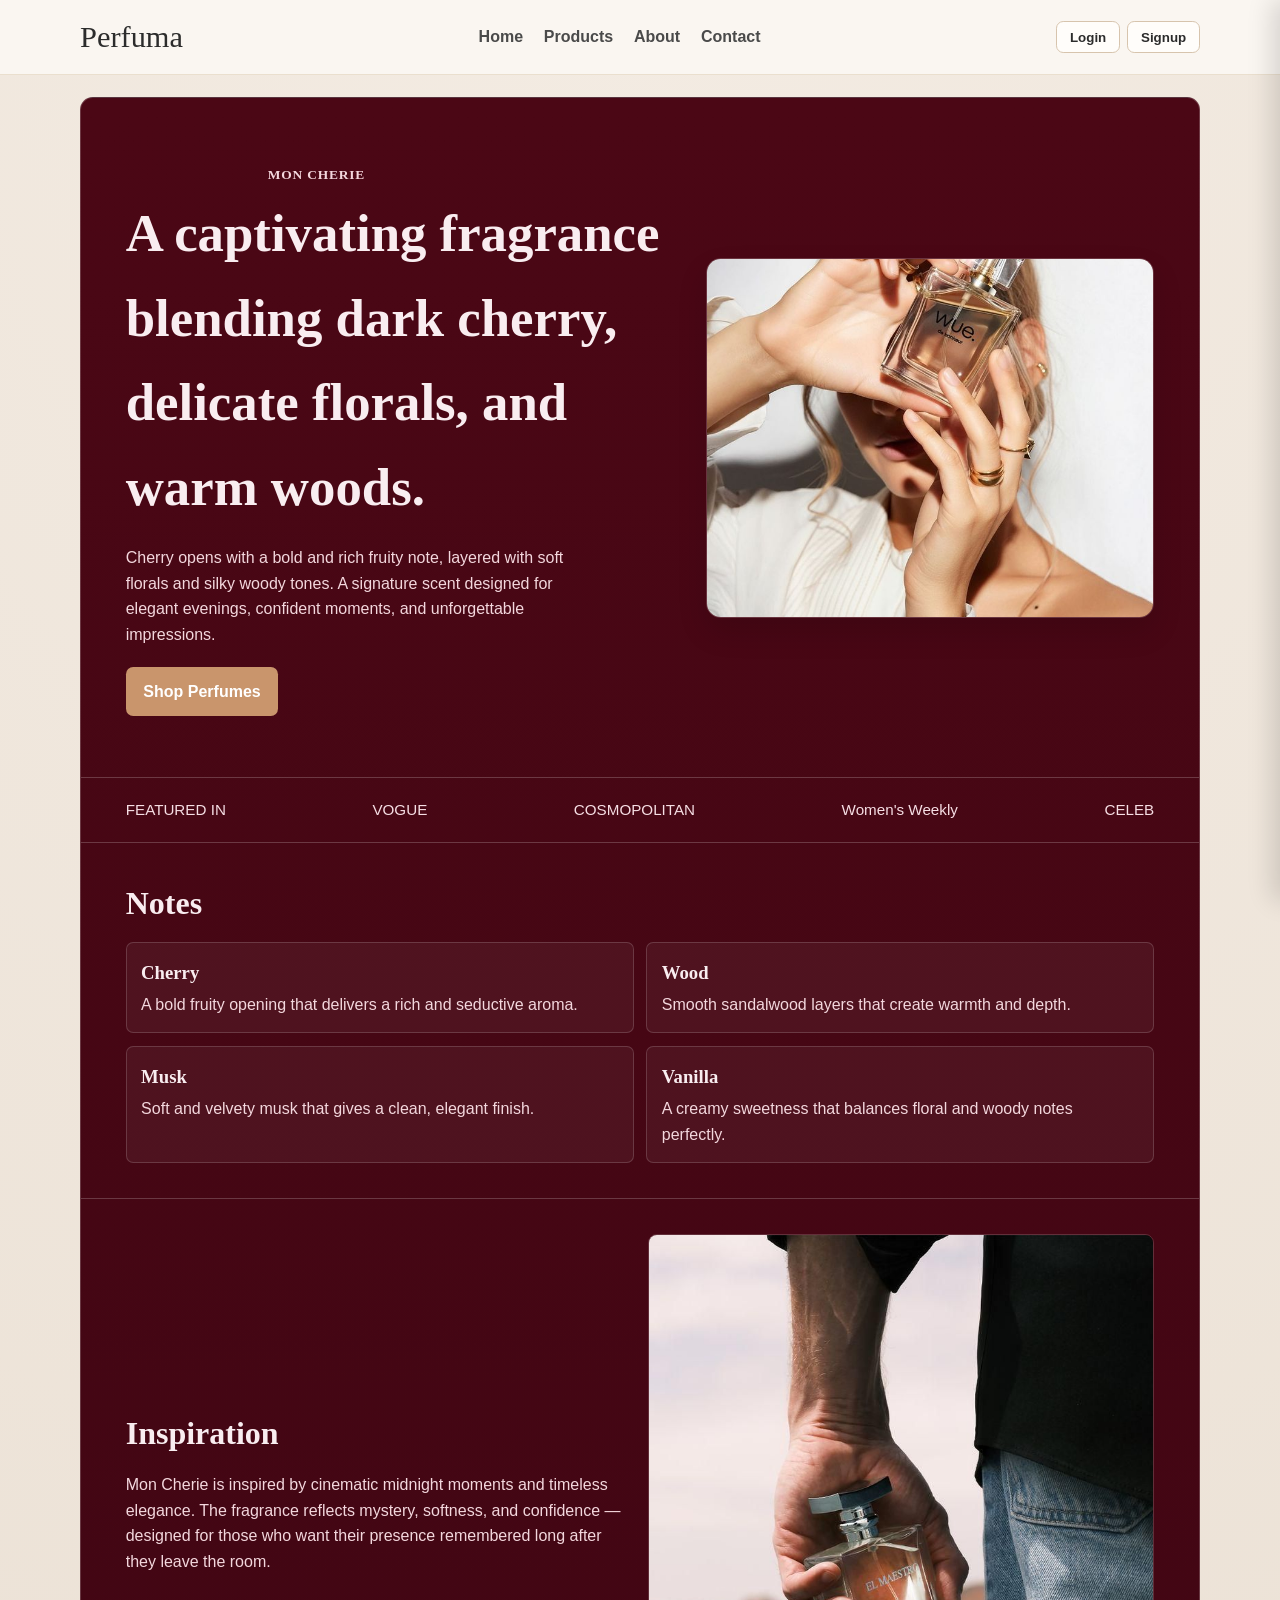
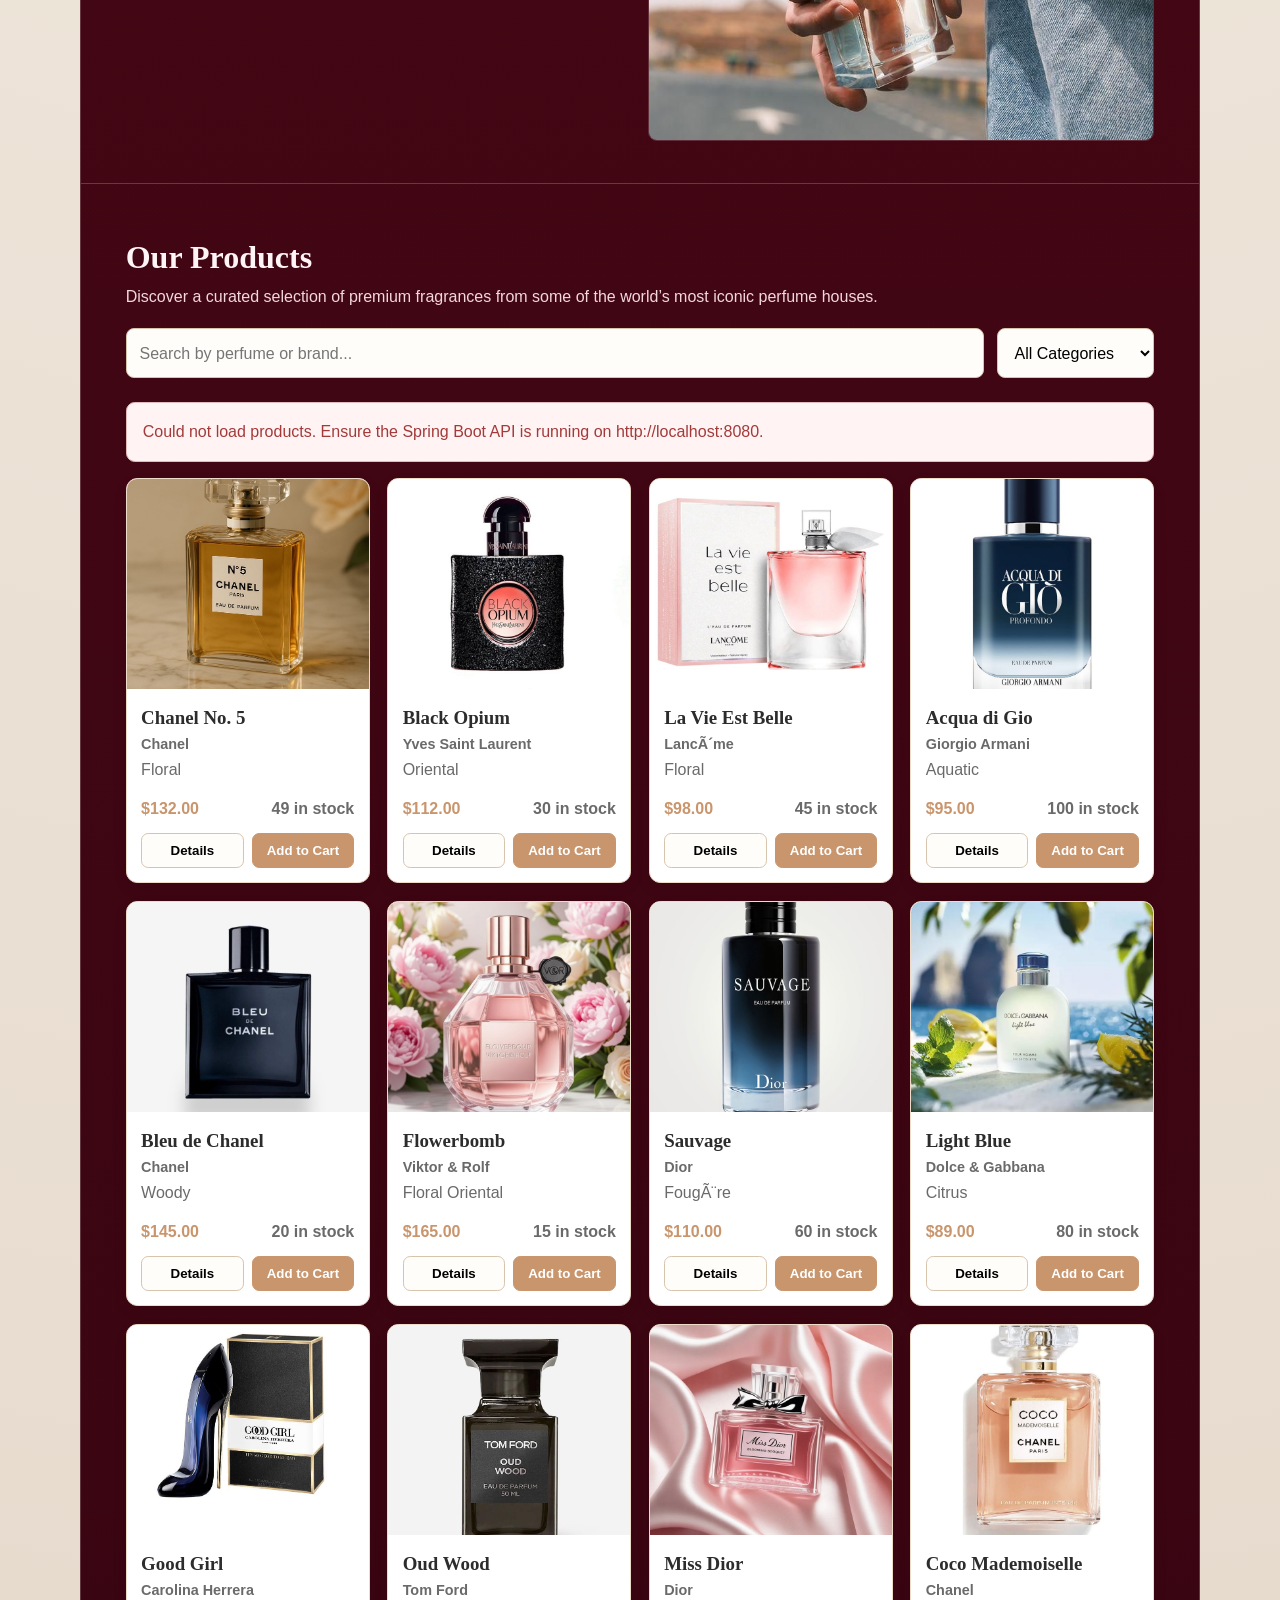
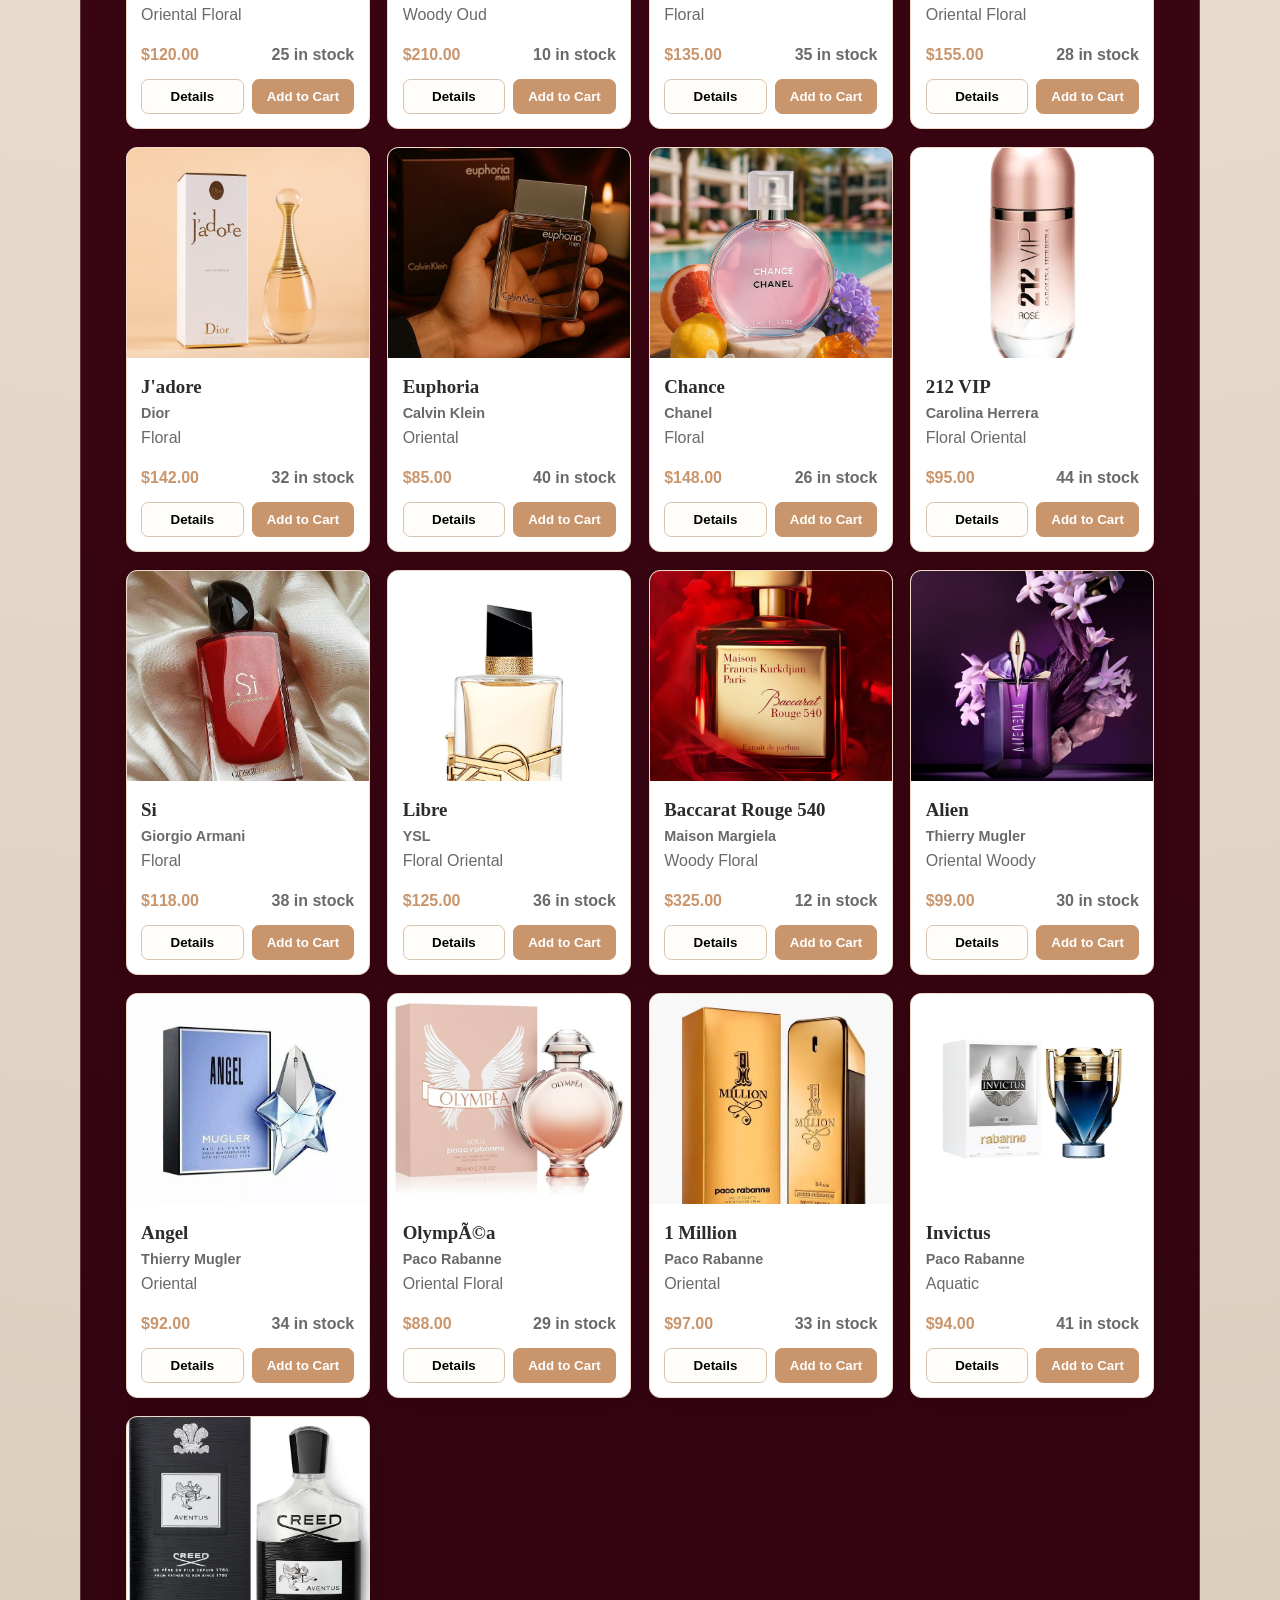
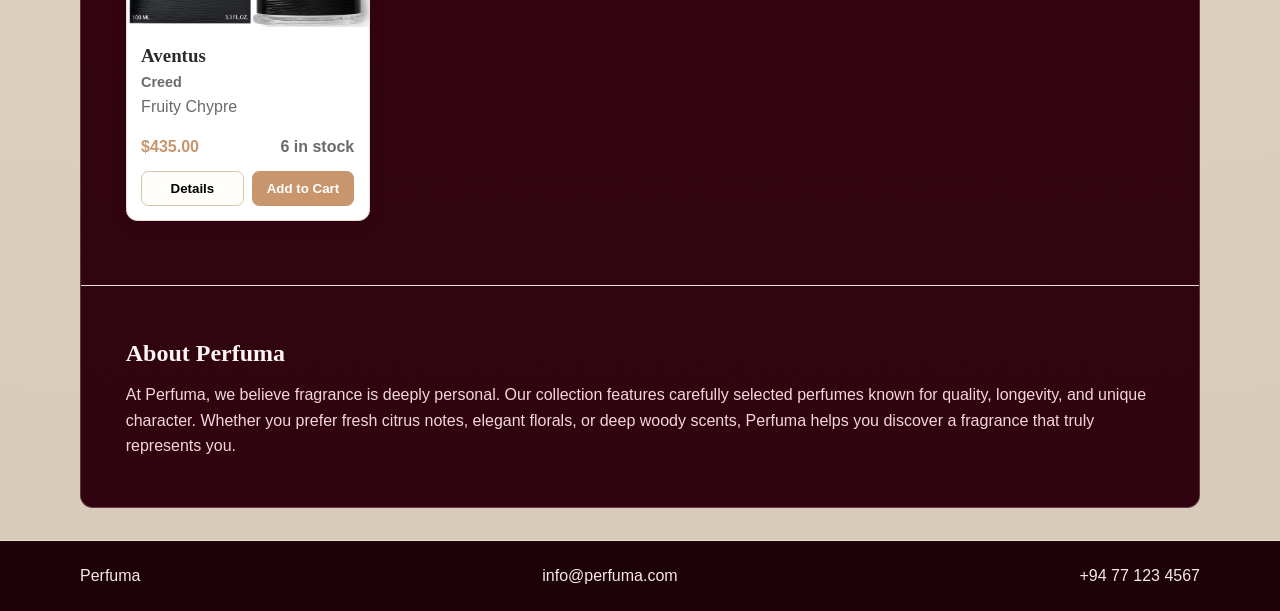
<file: perfuma-backend/target/classes/static/images/Perfuma - Luxury Perfume Store.html>
<!DOCTYPE html>
<!-- saved from url=(0034)http://127.0.0.1:8081/#admin-panel -->
<html lang="en"><head><meta http-equiv="Content-Type" content="text/html; charset=UTF-8">
    
    <meta name="viewport" content="width=device-width, initial-scale=1.0">
    <title>Perfuma - Luxury Perfume Store</title>
    <link rel="stylesheet" href="./Perfuma - Luxury Perfume Store_files/style.css">
    <link rel="preconnect" href="https://fonts.googleapis.com/">
    <link rel="preconnect" href="https://fonts.gstatic.com/" crossorigin="">
    <link href="./Perfuma - Luxury Perfume Store_files/css2" rel="stylesheet">
<style type="text/css">
    @font-face{font-family:"Roboto";src:url(chrome-extension://emalgedpdlghbkikiaeocoblajamonoh/fonts/Roboto/roboto-100.woff) format("woff"),url(chrome-extension://emalgedpdlghbkikiaeocoblajamonoh/fonts/Roboto/roboto-100.woff2) format("woff2"),url(chrome-extension://emalgedpdlghbkikiaeocoblajamonoh/fonts/Roboto/roboto-100.ttf) format("truetype");font-style:normal;font-weight:100;font-display:swap}@font-face{font-family:"Roboto";src:url(chrome-extension://emalgedpdlghbkikiaeocoblajamonoh/fonts/Roboto/roboto-300.woff) format("woff"),url(chrome-extension://emalgedpdlghbkikiaeocoblajamonoh/fonts/Roboto/roboto-300.woff2) format("woff2"),url(chrome-extension://emalgedpdlghbkikiaeocoblajamonoh/fonts/Roboto/roboto-300.ttf) format("truetype");font-style:normal;font-weight:300;font-display:swap}@font-face{font-family:"Roboto";src:url(chrome-extension://emalgedpdlghbkikiaeocoblajamonoh/fonts/Roboto/roboto-400.woff) format("woff"),url(chrome-extension://emalgedpdlghbkikiaeocoblajamonoh/fonts/Roboto/roboto-400.woff2) format("woff2"),url(chrome-extension://emalgedpdlghbkikiaeocoblajamonoh/fonts/Roboto/roboto-400.ttf) format("truetype");font-style:normal;font-weight:400;font-display:swap}@font-face{font-family:"Roboto";src:url(chrome-extension://emalgedpdlghbkikiaeocoblajamonoh/fonts/Roboto/roboto-500.woff) format("woff"),url(chrome-extension://emalgedpdlghbkikiaeocoblajamonoh/fonts/Roboto/roboto-500.woff2) format("woff2"),url(chrome-extension://emalgedpdlghbkikiaeocoblajamonoh/fonts/Roboto/roboto-500.ttf) format("truetype");font-style:normal;font-weight:500;font-display:swap}@font-face{font-family:"Roboto";src:url(chrome-extension://emalgedpdlghbkikiaeocoblajamonoh/fonts/Roboto/roboto-700.woff) format("woff"),url(chrome-extension://emalgedpdlghbkikiaeocoblajamonoh/fonts/Roboto/roboto-700.woff2) format("woff2"),url(chrome-extension://emalgedpdlghbkikiaeocoblajamonoh/fonts/Roboto/roboto-700.ttf) format("truetype");font-style:normal;font-weight:700;font-display:swap}@font-face{font-family:"Roboto";src:url(chrome-extension://emalgedpdlghbkikiaeocoblajamonoh/fonts/Roboto/roboto-900.woff) format("woff"),url(chrome-extension://emalgedpdlghbkikiaeocoblajamonoh/fonts/Roboto/roboto-900.woff2) format("woff2"),url(chrome-extension://emalgedpdlghbkikiaeocoblajamonoh/fonts/Roboto/roboto-900.ttf) format("truetype");font-style:normal;font-weight:900;font-display:swap}@font-face{font-family:"Rebond";src:url(chrome-extension://emalgedpdlghbkikiaeocoblajamonoh/fonts/Rebond/rebond-400.woff) format("woff"),url(chrome-extension://emalgedpdlghbkikiaeocoblajamonoh/fonts/Rebond/rebond-400.woff2) format("woff2"),url(chrome-extension://emalgedpdlghbkikiaeocoblajamonoh/fonts/Rebond/rebond-400.ttf) format("truetype");font-style:normal;font-weight:400;font-display:swap}@font-face{font-family:"Rebond";src:url(chrome-extension://emalgedpdlghbkikiaeocoblajamonoh/fonts/Rebond/rebond-500.woff) format("woff"),url(chrome-extension://emalgedpdlghbkikiaeocoblajamonoh/fonts/Rebond/rebond-500.woff2) format("woff2"),url(chrome-extension://emalgedpdlghbkikiaeocoblajamonoh/fonts/Rebond/rebond-500.ttf) format("truetype");font-style:normal;font-weight:500;font-display:swap}@font-face{font-family:"Rebond";src:url(chrome-extension://emalgedpdlghbkikiaeocoblajamonoh/fonts/Rebond/rebond-600.woff) format("woff"),url(chrome-extension://emalgedpdlghbkikiaeocoblajamonoh/fonts/Rebond/rebond-600.woff2) format("woff2"),url(chrome-extension://emalgedpdlghbkikiaeocoblajamonoh/fonts/Rebond/rebond-600.ttf) format("truetype");font-style:normal;font-weight:600;font-display:swap}@font-face{font-family:"Rebond";src:url(chrome-extension://emalgedpdlghbkikiaeocoblajamonoh/fonts/Rebond/rebond-700.woff) format("woff"),url(chrome-extension://emalgedpdlghbkikiaeocoblajamonoh/fonts/Rebond/rebond-700.woff2) format("woff2"),url(chrome-extension://emalgedpdlghbkikiaeocoblajamonoh/fonts/Rebond/rebond-700.ttf) format("truetype");font-style:normal;font-weight:700;font-display:swap}
    #__wikibuy__ .__wikibuy.__onTop,body~div:not(#gdx-bubble-host),#piggyWrapper,#honeyContainer,#earny-root{position:absolute !important;z-index:100000 !important}.mm-slideout{z-index:initial}.sorry-for-this__empty-styles{position:relative;z-index:10000}
    #bbeccdfiejjdfahibacfccdjadeehcbh div:empty {
      display: block !important;
    }
  </style><style data-styled="active" data-styled-version="5.3.9">.dWTrLf{visibility:hidden;}.igvzJt{font-family:roboto;font-weight:100;}.igvzJr{font-family:roboto;font-weight:300;}.igvzJo{font-family:roboto;font-weight:400;}.igvzJp{font-family:roboto;font-weight:500;}.igvzJn{font-family:roboto;font-weight:700;}.igvzJl{font-family:roboto;font-weight:900;}.uAvZv{font-family:rebond;font-weight:400;}.uAvZu{font-family:rebond;font-weight:500;}.uAvZx{font-family:rebond;font-weight:600;}.uAvZw{font-family:rebond;font-weight:700;}</style></head>
<body>
    <header class="site-header" id="home">
        <div class="container header-content">
            <a href="http://127.0.0.1:8081/#home" class="logo">Perfuma</a>
            <nav class="nav-links">
                <a href="http://127.0.0.1:8081/#home">Home</a>
                <a href="http://127.0.0.1:8081/#products">Products</a>
                <a href="http://127.0.0.1:8081/#admin-panel" id="admin-link" class="hidden">Admin</a>
                <a href="http://127.0.0.1:8081/#about">About</a>
                <a href="http://127.0.0.1:8081/#contact">Contact</a>
            </nav>
            <div class="auth-actions">
                <button id="login-btn" class="plain-button">Login</button>
                <button id="register-btn" class="plain-button">Signup</button>
                <button id="logout-btn" class="plain-button hidden">Logout</button>
            </div>
            <button id="cart-toggle" class="cart-button hidden" aria-label="Open cart">
                Cart <span id="cart-count" class="cart-count">0</span>
            </button>
        </div>
    </header>

    <main class="luxury-main">
        <section class="hero-section">
            <div class="container hero-grid">
                <div class="hero-copy">
                    <p class="hero-kicker">MON CHERIE</p>
                    <h1>A captivating fragrance blending dark cherry, delicate florals, and warm woods.</h1>
                    <p>
                        Cherry opens with a bold and rich fruity note, layered with soft florals and silky woody tones.
A signature scent designed for elegant evenings, confident moments, and unforgettable impressions.
                    </p>
                    <a href="http://127.0.0.1:8081/#products" class="hero-cta">Shop Perfumes</a>
                </div>
                <div class="hero-card">
                    <img class="hero-image" src="./Perfuma - Luxury Perfume Store_files/hero.jpeg" alt="Perfuma hero fragrance display">
                </div>
            </div>
        </section>

        <section class="featured-section">
            <div class="container featured-row">
                <span>FEATURED IN</span>
                <span>VOGUE</span>
                <span>COSMOPOLITAN</span>
                <span>Women's Weekly</span>
                <span>CELEB</span>
            </div>
        </section>

        <section class="notes-section">
            <div class="container">
                <h2 class="luxury-title">Notes</h2>
                <div class="notes-grid">
                    <article class="note-card">
                        <h3>Cherry</h3>
                        <p>A bold fruity opening that delivers a rich and seductive aroma.</p>
                    </article>
                    <article class="note-card">
                        <h3>Wood</h3>
                        <p>Smooth sandalwood layers that create warmth and depth.</p>
                    </article>
                    <article class="note-card">
                        <h3>Musk</h3>
                        <p>Soft and velvety musk that gives a clean, elegant finish.</p>
                    </article>
                    <article class="note-card">
                        <h3>Vanilla</h3>
                        <p>A creamy sweetness that balances floral and woody notes perfectly.</p>
                    </article>
                </div>
            </div>
        </section>

        <section class="inspiration-section">
            <div class="container inspiration-grid">
                <div>
                    <h2 class="luxury-title">Inspiration</h2>
                    <p>
                        Mon Cherie is inspired by cinematic midnight moments and timeless elegance.

                        The fragrance reflects mystery, softness, and confidence — designed for those who want their presence remembered long after they leave the room.
                    </p>
                </div>
                <div class="inspiration-media">
                    <img src="./Perfuma - Luxury Perfume Store_files/hero2.jpeg" alt="Perfuma inspiration visual">
                </div>
            </div>
        </section>

        <section class="products-section" id="products">
            <div class="container">
                <div class="section-head">
                    <h2>Our Products</h2>
                    <p>Discover a curated selection of premium fragrances from some of the world’s most iconic perfume houses.</p>
                </div>

                <div class="toolbar">
                    <input type="text" id="search-input" placeholder="Search by perfume or brand...">
                    <select id="category-filter" aria-label="Filter products by category"><option value="all">All Categories</option><option value="Aquatic">Aquatic</option><option value="Citrus">Citrus</option><option value="Floral">Floral</option><option value="Floral Oriental">Floral Oriental</option><option value="FougÃ¨re">FougÃ¨re</option><option value="Fruity Chypre">Fruity Chypre</option><option value="Oriental">Oriental</option><option value="Oriental Floral">Oriental Floral</option><option value="Oriental Woody">Oriental Woody</option><option value="Woody">Woody</option><option value="Woody Floral">Woody Floral</option><option value="Woody Oud">Woody Oud</option></select>
                </div>

                <div id="loading" class="state-box hidden">Loading perfumes...</div>
                <div id="error" class="state-box error hidden"></div>
                <div id="products-grid" class="products-grid"><article class="product-card">
        <img src="./Perfuma - Luxury Perfume Store_files/chanel-no5.jpg" alt="Chanel No. 5" onerror="this.src=&#39;https://via.placeholder.com/600x600?text=Perfuma&#39;">
        <div class="product-body">
            <h3 class="product-title">Chanel No. 5</h3>
            <p class="product-brand">Chanel</p>
            <p>Floral</p>
            <div class="product-bottom">
                <span class="product-price">$132.00</span>
                <span>49 in stock</span>
            </div>
            <div class="button-row">
                <button class="open-details" data-id="1" type="button">Details</button>
                <button class="primary add-cart" data-id="1" type="button">Add to Cart</button>
            </div>
        </div>
    </article><article class="product-card">
        <img src="./Perfuma - Luxury Perfume Store_files/black-opium.jpg" alt="Black Opium" onerror="this.src=&#39;https://via.placeholder.com/600x600?text=Perfuma&#39;">
        <div class="product-body">
            <h3 class="product-title">Black Opium</h3>
            <p class="product-brand">Yves Saint Laurent</p>
            <p>Oriental</p>
            <div class="product-bottom">
                <span class="product-price">$112.00</span>
                <span>30 in stock</span>
            </div>
            <div class="button-row">
                <button class="open-details" data-id="2" type="button">Details</button>
                <button class="primary add-cart" data-id="2" type="button">Add to Cart</button>
            </div>
        </div>
    </article><article class="product-card">
        <img src="./Perfuma - Luxury Perfume Store_files/la-vie-est-belle.jpg" alt="La Vie Est Belle" onerror="this.src=&#39;https://via.placeholder.com/600x600?text=Perfuma&#39;">
        <div class="product-body">
            <h3 class="product-title">La Vie Est Belle</h3>
            <p class="product-brand">LancÃ´me</p>
            <p>Floral</p>
            <div class="product-bottom">
                <span class="product-price">$98.00</span>
                <span>45 in stock</span>
            </div>
            <div class="button-row">
                <button class="open-details" data-id="3" type="button">Details</button>
                <button class="primary add-cart" data-id="3" type="button">Add to Cart</button>
            </div>
        </div>
    </article><article class="product-card">
        <img src="./Perfuma - Luxury Perfume Store_files/acqua-di-gio.jpg" alt="Acqua di Gio" onerror="this.src=&#39;https://via.placeholder.com/600x600?text=Perfuma&#39;">
        <div class="product-body">
            <h3 class="product-title">Acqua di Gio</h3>
            <p class="product-brand">Giorgio Armani</p>
            <p>Aquatic</p>
            <div class="product-bottom">
                <span class="product-price">$95.00</span>
                <span>100 in stock</span>
            </div>
            <div class="button-row">
                <button class="open-details" data-id="4" type="button">Details</button>
                <button class="primary add-cart" data-id="4" type="button">Add to Cart</button>
            </div>
        </div>
    </article><article class="product-card">
        <img src="./Perfuma - Luxury Perfume Store_files/bleu-de-chanel.jpg" alt="Bleu de Chanel" onerror="this.src=&#39;https://via.placeholder.com/600x600?text=Perfuma&#39;">
        <div class="product-body">
            <h3 class="product-title">Bleu de Chanel</h3>
            <p class="product-brand">Chanel</p>
            <p>Woody</p>
            <div class="product-bottom">
                <span class="product-price">$145.00</span>
                <span>20 in stock</span>
            </div>
            <div class="button-row">
                <button class="open-details" data-id="5" type="button">Details</button>
                <button class="primary add-cart" data-id="5" type="button">Add to Cart</button>
            </div>
        </div>
    </article><article class="product-card">
        <img src="./Perfuma - Luxury Perfume Store_files/flowerbomb.jpg" alt="Flowerbomb" onerror="this.src=&#39;https://via.placeholder.com/600x600?text=Perfuma&#39;">
        <div class="product-body">
            <h3 class="product-title">Flowerbomb</h3>
            <p class="product-brand">Viktor &amp; Rolf</p>
            <p>Floral Oriental</p>
            <div class="product-bottom">
                <span class="product-price">$165.00</span>
                <span>15 in stock</span>
            </div>
            <div class="button-row">
                <button class="open-details" data-id="6" type="button">Details</button>
                <button class="primary add-cart" data-id="6" type="button">Add to Cart</button>
            </div>
        </div>
    </article><article class="product-card">
        <img src="./Perfuma - Luxury Perfume Store_files/sauvage.jpg" alt="Sauvage" onerror="this.src=&#39;https://via.placeholder.com/600x600?text=Perfuma&#39;">
        <div class="product-body">
            <h3 class="product-title">Sauvage</h3>
            <p class="product-brand">Dior</p>
            <p>FougÃ¨re</p>
            <div class="product-bottom">
                <span class="product-price">$110.00</span>
                <span>60 in stock</span>
            </div>
            <div class="button-row">
                <button class="open-details" data-id="7" type="button">Details</button>
                <button class="primary add-cart" data-id="7" type="button">Add to Cart</button>
            </div>
        </div>
    </article><article class="product-card">
        <img src="./Perfuma - Luxury Perfume Store_files/light-blue.jpg" alt="Light Blue" onerror="this.src=&#39;https://via.placeholder.com/600x600?text=Perfuma&#39;">
        <div class="product-body">
            <h3 class="product-title">Light Blue</h3>
            <p class="product-brand">Dolce &amp; Gabbana</p>
            <p>Citrus</p>
            <div class="product-bottom">
                <span class="product-price">$89.00</span>
                <span>80 in stock</span>
            </div>
            <div class="button-row">
                <button class="open-details" data-id="8" type="button">Details</button>
                <button class="primary add-cart" data-id="8" type="button">Add to Cart</button>
            </div>
        </div>
    </article><article class="product-card">
        <img src="./Perfuma - Luxury Perfume Store_files/good-girl.jpg" alt="Good Girl" onerror="this.src=&#39;https://via.placeholder.com/600x600?text=Perfuma&#39;">
        <div class="product-body">
            <h3 class="product-title">Good Girl</h3>
            <p class="product-brand">Carolina Herrera</p>
            <p>Oriental Floral</p>
            <div class="product-bottom">
                <span class="product-price">$120.00</span>
                <span>25 in stock</span>
            </div>
            <div class="button-row">
                <button class="open-details" data-id="9" type="button">Details</button>
                <button class="primary add-cart" data-id="9" type="button">Add to Cart</button>
            </div>
        </div>
    </article><article class="product-card">
        <img src="./Perfuma - Luxury Perfume Store_files/oud-wood.jpg" alt="Oud Wood" onerror="this.src=&#39;https://via.placeholder.com/600x600?text=Perfuma&#39;">
        <div class="product-body">
            <h3 class="product-title">Oud Wood</h3>
            <p class="product-brand">Tom Ford</p>
            <p>Woody Oud</p>
            <div class="product-bottom">
                <span class="product-price">$210.00</span>
                <span>10 in stock</span>
            </div>
            <div class="button-row">
                <button class="open-details" data-id="10" type="button">Details</button>
                <button class="primary add-cart" data-id="10" type="button">Add to Cart</button>
            </div>
        </div>
    </article><article class="product-card">
        <img src="./Perfuma - Luxury Perfume Store_files/miss-dior.jpg" alt="Miss Dior" onerror="this.src=&#39;https://via.placeholder.com/600x600?text=Perfuma&#39;">
        <div class="product-body">
            <h3 class="product-title">Miss Dior</h3>
            <p class="product-brand">Dior</p>
            <p>Floral</p>
            <div class="product-bottom">
                <span class="product-price">$135.00</span>
                <span>35 in stock</span>
            </div>
            <div class="button-row">
                <button class="open-details" data-id="11" type="button">Details</button>
                <button class="primary add-cart" data-id="11" type="button">Add to Cart</button>
            </div>
        </div>
    </article><article class="product-card">
        <img src="./Perfuma - Luxury Perfume Store_files/coco-mademoiselle.jpg" alt="Coco Mademoiselle" onerror="this.src=&#39;https://via.placeholder.com/600x600?text=Perfuma&#39;">
        <div class="product-body">
            <h3 class="product-title">Coco Mademoiselle</h3>
            <p class="product-brand">Chanel</p>
            <p>Oriental Floral</p>
            <div class="product-bottom">
                <span class="product-price">$155.00</span>
                <span>28 in stock</span>
            </div>
            <div class="button-row">
                <button class="open-details" data-id="12" type="button">Details</button>
                <button class="primary add-cart" data-id="12" type="button">Add to Cart</button>
            </div>
        </div>
    </article><article class="product-card">
        <img src="./Perfuma - Luxury Perfume Store_files/jadore.jpg" alt="J&#39;adore" onerror="this.src=&#39;https://via.placeholder.com/600x600?text=Perfuma&#39;">
        <div class="product-body">
            <h3 class="product-title">J'adore</h3>
            <p class="product-brand">Dior</p>
            <p>Floral</p>
            <div class="product-bottom">
                <span class="product-price">$142.00</span>
                <span>32 in stock</span>
            </div>
            <div class="button-row">
                <button class="open-details" data-id="13" type="button">Details</button>
                <button class="primary add-cart" data-id="13" type="button">Add to Cart</button>
            </div>
        </div>
    </article><article class="product-card">
        <img src="./Perfuma - Luxury Perfume Store_files/euphoria.jpg" alt="Euphoria" onerror="this.src=&#39;https://via.placeholder.com/600x600?text=Perfuma&#39;">
        <div class="product-body">
            <h3 class="product-title">Euphoria</h3>
            <p class="product-brand">Calvin Klein</p>
            <p>Oriental</p>
            <div class="product-bottom">
                <span class="product-price">$85.00</span>
                <span>40 in stock</span>
            </div>
            <div class="button-row">
                <button class="open-details" data-id="14" type="button">Details</button>
                <button class="primary add-cart" data-id="14" type="button">Add to Cart</button>
            </div>
        </div>
    </article><article class="product-card">
        <img src="./Perfuma - Luxury Perfume Store_files/chance.jpg" alt="Chance" onerror="this.src=&#39;https://via.placeholder.com/600x600?text=Perfuma&#39;">
        <div class="product-body">
            <h3 class="product-title">Chance</h3>
            <p class="product-brand">Chanel</p>
            <p>Floral</p>
            <div class="product-bottom">
                <span class="product-price">$148.00</span>
                <span>26 in stock</span>
            </div>
            <div class="button-row">
                <button class="open-details" data-id="15" type="button">Details</button>
                <button class="primary add-cart" data-id="15" type="button">Add to Cart</button>
            </div>
        </div>
    </article><article class="product-card">
        <img src="./Perfuma - Luxury Perfume Store_files/212-vip.jpg" alt="212 VIP" onerror="this.src=&#39;https://via.placeholder.com/600x600?text=Perfuma&#39;">
        <div class="product-body">
            <h3 class="product-title">212 VIP</h3>
            <p class="product-brand">Carolina Herrera</p>
            <p>Floral Oriental</p>
            <div class="product-bottom">
                <span class="product-price">$95.00</span>
                <span>44 in stock</span>
            </div>
            <div class="button-row">
                <button class="open-details" data-id="16" type="button">Details</button>
                <button class="primary add-cart" data-id="16" type="button">Add to Cart</button>
            </div>
        </div>
    </article><article class="product-card">
        <img src="./Perfuma - Luxury Perfume Store_files/si-armani.jpg" alt="Si" onerror="this.src=&#39;https://via.placeholder.com/600x600?text=Perfuma&#39;">
        <div class="product-body">
            <h3 class="product-title">Si</h3>
            <p class="product-brand">Giorgio Armani</p>
            <p>Floral</p>
            <div class="product-bottom">
                <span class="product-price">$118.00</span>
                <span>38 in stock</span>
            </div>
            <div class="button-row">
                <button class="open-details" data-id="17" type="button">Details</button>
                <button class="primary add-cart" data-id="17" type="button">Add to Cart</button>
            </div>
        </div>
    </article><article class="product-card">
        <img src="./Perfuma - Luxury Perfume Store_files/libre.jpg" alt="Libre" onerror="this.src=&#39;https://via.placeholder.com/600x600?text=Perfuma&#39;">
        <div class="product-body">
            <h3 class="product-title">Libre</h3>
            <p class="product-brand">YSL</p>
            <p>Floral Oriental</p>
            <div class="product-bottom">
                <span class="product-price">$125.00</span>
                <span>36 in stock</span>
            </div>
            <div class="button-row">
                <button class="open-details" data-id="18" type="button">Details</button>
                <button class="primary add-cart" data-id="18" type="button">Add to Cart</button>
            </div>
        </div>
    </article><article class="product-card">
        <img src="./Perfuma - Luxury Perfume Store_files/baccarat-rouge.jpg" alt="Baccarat Rouge 540" onerror="this.src=&#39;https://via.placeholder.com/600x600?text=Perfuma&#39;">
        <div class="product-body">
            <h3 class="product-title">Baccarat Rouge 540</h3>
            <p class="product-brand">Maison Margiela</p>
            <p>Woody Floral</p>
            <div class="product-bottom">
                <span class="product-price">$325.00</span>
                <span>12 in stock</span>
            </div>
            <div class="button-row">
                <button class="open-details" data-id="19" type="button">Details</button>
                <button class="primary add-cart" data-id="19" type="button">Add to Cart</button>
            </div>
        </div>
    </article><article class="product-card">
        <img src="./Perfuma - Luxury Perfume Store_files/alien.jpg" alt="Alien" onerror="this.src=&#39;https://via.placeholder.com/600x600?text=Perfuma&#39;">
        <div class="product-body">
            <h3 class="product-title">Alien</h3>
            <p class="product-brand">Thierry Mugler</p>
            <p>Oriental Woody</p>
            <div class="product-bottom">
                <span class="product-price">$99.00</span>
                <span>30 in stock</span>
            </div>
            <div class="button-row">
                <button class="open-details" data-id="20" type="button">Details</button>
                <button class="primary add-cart" data-id="20" type="button">Add to Cart</button>
            </div>
        </div>
    </article><article class="product-card">
        <img src="./Perfuma - Luxury Perfume Store_files/angel.jpg" alt="Angel" onerror="this.src=&#39;https://via.placeholder.com/600x600?text=Perfuma&#39;">
        <div class="product-body">
            <h3 class="product-title">Angel</h3>
            <p class="product-brand">Thierry Mugler</p>
            <p>Oriental</p>
            <div class="product-bottom">
                <span class="product-price">$92.00</span>
                <span>34 in stock</span>
            </div>
            <div class="button-row">
                <button class="open-details" data-id="21" type="button">Details</button>
                <button class="primary add-cart" data-id="21" type="button">Add to Cart</button>
            </div>
        </div>
    </article><article class="product-card">
        <img src="./Perfuma - Luxury Perfume Store_files/olympea.jpg" alt="OlympÃ©a" onerror="this.src=&#39;https://via.placeholder.com/600x600?text=Perfuma&#39;">
        <div class="product-body">
            <h3 class="product-title">OlympÃ©a</h3>
            <p class="product-brand">Paco Rabanne</p>
            <p>Oriental Floral</p>
            <div class="product-bottom">
                <span class="product-price">$88.00</span>
                <span>29 in stock</span>
            </div>
            <div class="button-row">
                <button class="open-details" data-id="22" type="button">Details</button>
                <button class="primary add-cart" data-id="22" type="button">Add to Cart</button>
            </div>
        </div>
    </article><article class="product-card">
        <img src="./Perfuma - Luxury Perfume Store_files/1-million.jpg" alt="1 Million" onerror="this.src=&#39;https://via.placeholder.com/600x600?text=Perfuma&#39;">
        <div class="product-body">
            <h3 class="product-title">1 Million</h3>
            <p class="product-brand">Paco Rabanne</p>
            <p>Oriental</p>
            <div class="product-bottom">
                <span class="product-price">$97.00</span>
                <span>33 in stock</span>
            </div>
            <div class="button-row">
                <button class="open-details" data-id="23" type="button">Details</button>
                <button class="primary add-cart" data-id="23" type="button">Add to Cart</button>
            </div>
        </div>
    </article><article class="product-card">
        <img src="./Perfuma - Luxury Perfume Store_files/invictus.jpg" alt="Invictus" onerror="this.src=&#39;https://via.placeholder.com/600x600?text=Perfuma&#39;">
        <div class="product-body">
            <h3 class="product-title">Invictus</h3>
            <p class="product-brand">Paco Rabanne</p>
            <p>Aquatic</p>
            <div class="product-bottom">
                <span class="product-price">$94.00</span>
                <span>41 in stock</span>
            </div>
            <div class="button-row">
                <button class="open-details" data-id="24" type="button">Details</button>
                <button class="primary add-cart" data-id="24" type="button">Add to Cart</button>
            </div>
        </div>
    </article><article class="product-card">
        <img src="./Perfuma - Luxury Perfume Store_files/aventus.jpg" alt="Aventus" onerror="this.src=&#39;https://via.placeholder.com/600x600?text=Perfuma&#39;">
        <div class="product-body">
            <h3 class="product-title">Aventus</h3>
            <p class="product-brand">Creed</p>
            <p>Fruity Chypre</p>
            <div class="product-bottom">
                <span class="product-price">$435.00</span>
                <span>6 in stock</span>
            </div>
            <div class="button-row">
                <button class="open-details" data-id="25" type="button">Details</button>
                <button class="primary add-cart" data-id="25" type="button">Add to Cart</button>
            </div>
        </div>
    </article></div>
            </div>
        </section>

        <section class="about-section" id="about">
            <div class="container about-content">
                <h2>About Perfuma</h2>
                <p>At Perfuma, we believe fragrance is deeply personal.
                    Our collection features carefully selected perfumes known for quality, longevity, and unique character. Whether you prefer fresh citrus notes, elegant florals, or deep woody scents, Perfuma helps you discover a fragrance that truly represents you.
                </p>
            </div>
        </section>

        <section class="products-section hidden" id="admin-panel">
            <div class="container">
                <div class="section-head">
                    <h2>Admin Product Management</h2>
                    <p>Add, edit, and delete products from inventory.</p>
                </div>
                <form id="admin-product-form" class="admin-form">
                    <input type="hidden" id="product-id">
                    <input id="product-name" placeholder="Name" required="">
                    <input id="product-brand" placeholder="Brand" required="">
                    <input id="product-price" type="number" step="0.01" placeholder="Price" required="">
                    <input id="product-stock" type="number" placeholder="Stock" required="">
                    <input id="product-size" type="number" placeholder="Size">
                    <input id="product-category" placeholder="Category" required="">
                    <input id="product-image" type="file" accept="image/*">
                    <textarea id="product-description" placeholder="Description" required=""></textarea>
                    <button class="hero-cta" type="submit">Save Product</button>
                    <button class="plain-button" id="cancel-edit" type="button">Cancel</button>
                </form>
                <div id="admin-products-list" class="admin-products-list"></div>
                <div class="section-head orders-head">
                    <h2>Orders Monitoring</h2>
                    <p>Track COD orders and update their status manually.</p>
                </div>
                <div id="admin-orders-list" class="admin-products-list"></div>
            </div>
        </section>
    </main>

    <aside id="cart-sidebar" class="cart-sidebar" aria-hidden="true">
        <div class="cart-header">
            <h3>Your Cart</h3>
            <button id="close-cart" class="icon-btn" aria-label="Close cart">×</button>
        </div>
        <div id="cart-items" class="cart-items"><p>Your cart is empty.</p></div>
        <div class="cart-footer">
            <p>Total: <strong id="cart-total">$0.00</strong></p>
            <button id="checkout-btn" class="hero-cta cart-checkout-btn" type="button">Checkout (Cash on Delivery)</button>
        </div>
    </aside>

    <div id="overlay" class="overlay hidden"></div>

    <div id="product-modal" class="modal hidden" role="dialog" aria-modal="true" aria-labelledby="modal-product-title">
        <div class="modal-content">
            <button id="close-modal" class="icon-btn modal-close" aria-label="Close product details">×</button>
            <img id="modal-image" alt="Perfume image">
            <h3 id="modal-product-title"></h3>
            <p id="modal-brand" class="modal-brand"></p>
            <p id="modal-description"></p>
            <p id="modal-stock"></p>
            <p id="modal-price" class="modal-price"></p>
            <button id="modal-add-cart" class="hero-cta">Add to Cart</button>
        </div>
    </div>

    <div id="auth-modal" class="modal hidden" role="dialog" aria-modal="true" aria-labelledby="auth-modal-title">
        <div class="modal-content auth-modal-content">
            <button id="close-auth-modal" class="icon-btn modal-close" aria-label="Close auth modal">×</button>
            <h3 id="auth-modal-title">Login</h3>
            <form id="auth-form" class="auth-form">
                <input id="auth-name" class="hidden" placeholder="Name">
                <input id="auth-email" type="email" placeholder="Email" required="">
                <input id="auth-password" type="password" placeholder="Password" required="">
                <select id="auth-role" class="hidden">
                    <option value="CUS">Customer</option>
                    <option value="ADMIN">Admin</option>
                </select>
                <button type="submit" class="hero-cta">Continue</button>
            </form>
        </div>
    </div>

    <footer id="contact" class="site-footer">
        <div class="container footer-content">
            <p>Perfuma</p>
            <p>info@perfuma.com</p>
            <p>+94 77 123 4567</p>
        </div>
    </footer>

    <script src="./Perfuma - Luxury Perfume Store_files/app.js"></script>


<div id="bbeccdfiejjdfahibacfccdjadeehcbh" style="color-scheme: initial; forced-color-adjust: initial; mask: initial; math-depth: initial; position: relative; position-anchor: initial; text-size-adjust: initial; appearance: initial; color: initial; font: initial; font-palette: initial; font-synthesis: initial; position-area: initial; text-orientation: initial; text-rendering: initial; text-spacing-trim: initial; -webkit-font-smoothing: initial; -webkit-locale: initial; -webkit-text-orientation: initial; -webkit-writing-mode: initial; writing-mode: initial; zoom: initial; accent-color: initial; place-content: initial; place-items: initial; place-self: initial; alignment-baseline: initial; anchor-name: initial; anchor-scope: initial; animation-composition: initial; animation: initial; app-region: initial; aspect-ratio: initial; backdrop-filter: initial; backface-visibility: initial; background: initial; background-blend-mode: initial; baseline-shift: initial; baseline-source: initial; block-size: initial; border-block: initial; border: initial; border-radius: initial; border-collapse: initial; border-end-end-radius: initial; border-end-start-radius: initial; border-inline: initial; border-start-end-radius: initial; border-start-start-radius: initial; inset: initial; box-decoration-break: initial; box-shadow: initial; box-sizing: initial; break-after: initial; break-before: initial; break-inside: initial; buffered-rendering: initial; caption-side: initial; caret-animation: initial; caret-color: initial; caret-shape: initial; clear: initial; clip: initial; clip-path: initial; clip-rule: initial; color-interpolation: initial; color-interpolation-filters: initial; color-rendering: initial; columns: initial; column-fill: initial; gap: initial; column-rule: initial; column-span: initial; contain: initial; contain-intrinsic-block-size: initial; contain-intrinsic-size: initial; contain-intrinsic-inline-size: initial; container: initial; content: initial; content-visibility: initial; corner-shape: initial; corner-block-end-shape: initial; corner-block-start-shape: initial; counter-increment: initial; counter-reset: initial; counter-set: initial; cursor: initial; cx: initial; cy: initial; d: initial; display: initial; dominant-baseline: initial; dynamic-range-limit: initial; empty-cells: initial; field-sizing: initial; fill: initial; fill-opacity: initial; fill-rule: initial; filter: initial; flex: initial; flex-flow: initial; float: initial; flood-color: initial; flood-opacity: initial; grid: initial; grid-area: initial; height: 0px !important; hyphenate-character: initial; hyphenate-limit-chars: initial; hyphens: initial; image-orientation: initial; image-rendering: initial; initial-letter: initial; inline-size: initial; inset-block: initial; inset-inline: initial; interactivity: initial; interest-delay: initial; interpolate-size: initial; isolation: initial; letter-spacing: initial; lighting-color: initial; line-break: initial; list-style: initial; margin-block: initial; margin: initial; margin-inline: initial; marker: initial; mask-type: initial; math-shift: initial; math-style: initial; max-block-size: initial; max-height: initial; max-inline-size: initial; max-width: initial; min-block-size: initial; min-height: initial; min-inline-size: initial; min-width: initial; mix-blend-mode: initial; object-fit: initial; object-position: initial; object-view-box: initial; offset: initial; opacity: initial; order: initial; orphans: initial; outline: initial; outline-offset: initial; overflow-anchor: initial; overflow-block: initial; overflow-clip-margin: initial; overflow-inline: initial; overflow-wrap: initial; overflow: initial; overlay: initial; overscroll-behavior-block: initial; overscroll-behavior-inline: initial; overscroll-behavior: initial; padding-block: initial; padding: initial; padding-inline: initial; page: initial; page-orientation: initial; paint-order: initial; perspective: initial; perspective-origin: initial; pointer-events: initial; position-try: initial; position-visibility: initial; print-color-adjust: initial; quotes: initial; r: initial; reading-flow: initial; reading-order: initial; resize: initial; rotate: initial; ruby-align: initial; ruby-position: initial; rx: initial; ry: initial; scale: initial; scroll-behavior: initial; scroll-initial-target: initial; scroll-margin-block: initial; scroll-margin: initial; scroll-margin-inline: initial; scroll-marker-group: initial; scroll-padding-block: initial; scroll-padding: initial; scroll-padding-inline: initial; scroll-snap-align: initial; scroll-snap-stop: initial; scroll-snap-type: initial; scroll-target-group: initial; scroll-timeline: initial; scrollbar-color: initial; scrollbar-gutter: initial; scrollbar-width: initial; shape-image-threshold: initial; shape-margin: initial; shape-outside: initial; shape-rendering: initial; size: initial; speak: initial; stop-color: initial; stop-opacity: initial; stroke: initial; stroke-dasharray: initial; stroke-dashoffset: initial; stroke-linecap: initial; stroke-linejoin: initial; stroke-miterlimit: initial; stroke-opacity: initial; stroke-width: initial; tab-size: initial; table-layout: initial; text-align: initial; text-align-last: initial; text-anchor: initial; text-autospace: initial; text-box: initial; text-combine-upright: initial; text-decoration: initial; text-decoration-skip-ink: initial; text-emphasis: initial; text-emphasis-position: initial; text-indent: initial; text-justify: initial; text-overflow: initial; text-shadow: initial; text-transform: initial; text-underline-offset: initial; text-underline-position: initial; text-wrap: initial; timeline-scope: initial; touch-action: initial; transform: initial; transform-box: initial; transform-origin: initial; transform-style: initial; transition: initial; translate: initial; user-select: initial; vector-effect: initial; vertical-align: initial; view-timeline: initial; view-transition-class: initial; view-transition-group: initial; view-transition-name: initial; visibility: initial; border-spacing: initial; -webkit-box-align: initial; -webkit-box-decoration-break: initial; -webkit-box-direction: initial; -webkit-box-flex: initial; -webkit-box-ordinal-group: initial; -webkit-box-orient: initial; -webkit-box-pack: initial; -webkit-box-reflect: initial; -webkit-line-break: initial; -webkit-line-clamp: initial; -webkit-mask-box-image: initial; -webkit-rtl-ordering: initial; -webkit-ruby-position: initial; -webkit-tap-highlight-color: initial; -webkit-text-combine: initial; -webkit-text-decorations-in-effect: initial; -webkit-text-fill-color: initial; -webkit-text-security: initial; -webkit-text-stroke: initial; -webkit-user-drag: initial; white-space-collapse: initial; widows: initial; width: 0px !important; will-change: initial; word-break: initial; word-spacing: initial; x: initial; y: initial; z-index: 2147483647;"><div class="gfcfbfhacajhfddijfaeigddcbdcfcee" style="all: initial;"><template shadowrootmode="closed"><div class="shoptagr-inject"><div class="FontLoaderstyle__FontContainer-sc-xfvj6v-0 dWTrLf"><span class="FontLoaderstyle__FontItem-sc-xfvj6v-1 igvzJt"></span><span class="FontLoaderstyle__FontItem-sc-xfvj6v-1 igvzJr"></span><span class="FontLoaderstyle__FontItem-sc-xfvj6v-1 igvzJo"></span><span class="FontLoaderstyle__FontItem-sc-xfvj6v-1 igvzJp"></span><span class="FontLoaderstyle__FontItem-sc-xfvj6v-1 igvzJn"></span><span class="FontLoaderstyle__FontItem-sc-xfvj6v-1 igvzJl"></span><span class="FontLoaderstyle__FontItem-sc-xfvj6v-1 uAvZv"></span><span class="FontLoaderstyle__FontItem-sc-xfvj6v-1 uAvZu"></span><span class="FontLoaderstyle__FontItem-sc-xfvj6v-1 uAvZx"></span><span class="FontLoaderstyle__FontItem-sc-xfvj6v-1 uAvZw"></span></div><style data-styled="active" data-styled-version="5.3.9">.dWTrLf{visibility:hidden;}.igvzJt{font-family:roboto;font-weight:100;}.igvzJr{font-family:roboto;font-weight:300;}.igvzJo{font-family:roboto;font-weight:400;}.igvzJp{font-family:roboto;font-weight:500;}.igvzJn{font-family:roboto;font-weight:700;}.igvzJl{font-family:roboto;font-weight:900;}.uAvZv{font-family:rebond;font-weight:400;}.uAvZu{font-family:rebond;font-weight:500;}.uAvZx{font-family:rebond;font-weight:600;}.uAvZw{font-family:rebond;font-weight:700;}.excvmw{vertical-align:middle;min-width:12px;min-height:12px;max-width:12px;max-height:12px;}.eJlsjI{vertical-align:middle;min-width:50px;min-height:50px;max-width:50px;max-height:50px;}.fskGsU{vertical-align:middle;min-width:20px;min-height:20px;max-width:20px;max-height:20px;}.fSAOeg{vertical-align:middle;min-width:16px;min-height:16px;max-width:16px;max-height:16px;}.gNIZkE{vertical-align:middle;min-width:24px;min-height:24px;max-width:24px;max-height:24px;}.fBeAbz{overflow:hidden;white-space:nowrap;text-overflow:ellipsis;max-width:100%;}.eGfBsz{overflow:hidden;white-space:nowrap;text-overflow:ellipsis;max-width:85%;}.fEVqat{all:unset;box-sizing:border-box;cursor:pointer;display:-webkit-box;display:-webkit-flex;display:-ms-flexbox;display:flex;position:relative;-webkit-align-items:center;-webkit-box-align:center;-ms-flex-align:center;align-items:center;text-align:center;-webkit-box-pack:center;-webkit-justify-content:center;-ms-flex-pack:center;justify-content:center;-webkit-transition:0.2s;transition:0.2s;max-width:100%;font-family:Roboto;font-weight:500;font-size:16px;-webkit-letter-spacing:normal;-moz-letter-spacing:normal;-ms-letter-spacing:normal;letter-spacing:normal;min-width:100%;height:50px;pointer-events:auto;margin-bottom:0px;margin-left:0px;margin-right:0px;margin-top:0px;color:#FBFBF8!important;background:#1B1C1D;border-color:#1B1C1D;border:none !important;border-radius:100px;padding:0 20px;}.fEVqat:hover{color:#FBFBF8!important;background:#C295E9;border-color:#C295E9;}.fEVqat:active{color:#000000!important;background:#40C5AE;border-color:#40C5AE;}.hlSXtz{all:unset;box-sizing:border-box;cursor:pointer;display:-webkit-box;display:-webkit-flex;display:-ms-flexbox;display:flex;position:relative;-webkit-align-items:center;-webkit-box-align:center;-ms-flex-align:center;align-items:center;text-align:center;-webkit-box-pack:center;-webkit-justify-content:center;-ms-flex-pack:center;justify-content:center;-webkit-transition:0.2s;transition:0.2s;max-width:100%;font-family:Roboto;font-weight:500;font-size:0;-webkit-letter-spacing:normal;-moz-letter-spacing:normal;-ms-letter-spacing:normal;letter-spacing:normal;min-width:100px;height:50px;pointer-events:auto;margin-bottom:0px;margin-left:0px;margin-right:0px;margin-top:0px;color:#000000!important;background:#000000;border-color:#000000;background:transparent !important;border-style:solid;border-radius:100px;padding:0 20px;border-width:2px;}.hlSXtz:hover{color:#000000!important;background:#C295E9;border-color:#C295E9;}.hlSXtz:active{color:#000000!important;background:#E4D6F4;border-color:#E4D6F4;}.fRBqML{all:unset;box-sizing:border-box;cursor:pointer;display:-webkit-box;display:-webkit-flex;display:-ms-flexbox;display:flex;position:relative;-webkit-align-items:center;-webkit-box-align:center;-ms-flex-align:center;align-items:center;text-align:center;-webkit-box-pack:center;-webkit-justify-content:center;-ms-flex-pack:center;justify-content:center;-webkit-transition:0.2s;transition:0.2s;max-width:100%;font-family:Roboto;font-weight:500;font-size:16px;-webkit-letter-spacing:normal;-moz-letter-spacing:normal;-ms-letter-spacing:normal;letter-spacing:normal;min-width:auto;height:24px;pointer-events:auto;margin-bottom:0px;margin-left:0px;margin-right:0px;margin-top:0px;color:#1B1C1D!important;background:transparent !important;}.fRBqML:hover{color:#C295E9!important;}.fRBqML:active{color:#40C5AE!important;}.cNORIe{all:unset;box-sizing:border-box;cursor:pointer;display:-webkit-box;display:-webkit-flex;display:-ms-flexbox;display:flex;position:relative;-webkit-align-items:center;-webkit-box-align:center;-ms-flex-align:center;align-items:center;text-align:center;-webkit-box-pack:center;-webkit-justify-content:center;-ms-flex-pack:center;justify-content:center;-webkit-transition:0.2s;transition:0.2s;max-width:100%;font-family:Roboto;font-weight:500;font-size:16px;-webkit-letter-spacing:normal;-moz-letter-spacing:normal;-ms-letter-spacing:normal;letter-spacing:normal;min-width:auto;height:24px;pointer-events:auto;margin-bottom:0px;margin-left:0px;margin-right:0px;margin-top:0px;color:#1B1C1D!important;background:transparent !important;-webkit-text-decoration:underline !important;text-decoration:underline !important;}.cNORIe:hover{color:#C295E9!important;}.cNORIe:active{color:#40C5AE!important;}.bTTA-dY{position:absolute;display:-webkit-box;display:-webkit-flex;display:-ms-flexbox;display:flex;-webkit-align-items:center;-webkit-box-align:center;-ms-flex-align:center;align-items:center;height:100%;top:0;right:20px;}.hvXjxQ{display:block;overflow:hidden;height:auto;max-height:0px;-webkit-transition:max-height 0.2s ease-in-out;transition:max-height 0.2s ease-in-out;}.gTodKP{font-weight:400;font-size:12px;line-height:16px;font-family:'Roboto';font-style:normal;-webkit-transform:translateY(-100%);-ms-transform:translateY(-100%);transform:translateY(-100%);margin:0;padding:4px 0px 0px;color:#1B1C1D;-webkit-transition-property:-webkit-transform,color;-webkit-transition-property:transform,color;transition-property:transform,color;-webkit-transition-duration:0.15s;transition-duration:0.15s;-webkit-transition-delay:0.05s;transition-delay:0.05s;-webkit-transition-timing-function:ease-in-out;transition-timing-function:ease-in-out;}.bCskUy{box-sizing:border-box;display:-webkit-inline-box;display:-webkit-inline-flex;display:-ms-inline-flexbox;display:inline-flex;position:relative;-webkit-flex-direction:column;-ms-flex-direction:column;flex-direction:column;margin:0;cursor:pointer;width:-webkit-fit-content;width:-moz-fit-content;width:fit-content;-webkit-user-select:none;-moz-user-select:none;-ms-user-select:none;user-select:none;color:#1B1C1D;}.jWmVGQ{display:-webkit-inline-box;display:-webkit-inline-flex;display:-ms-inline-flexbox;display:inline-flex;box-sizing:border-box;position:relative;width:-webkit-fit-content;width:-moz-fit-content;width:fit-content;-webkit-user-select:none;-moz-user-select:none;-ms-user-select:none;user-select:none;}.hCuUdI{box-sizing:border-box;min-width:20px;min-height:20px;max-width:20px;max-height:20px;display:-webkit-box;display:-webkit-flex;display:-ms-flexbox;display:flex;-webkit-align-items:center;-webkit-box-align:center;-ms-flex-align:center;align-items:center;-webkit-box-pack:center;-webkit-justify-content:center;-ms-flex-pack:center;justify-content:center;margin:0;padding:0;border-width:1px;border-style:solid;border-color:#C295E9;border-radius:4px;background-color:#FBFBF8;-webkit-transition:background-color 0.3s ease-in-out,border-width 0.3s ease-in-out;transition:background-color 0.3s ease-in-out,border-width 0.3s ease-in-out;}.hCuUdI:focus{outline:none;border-width:1.5px;}.PJbuM{opacity:0;color:#FBFBF8;}.fwVIxh{position:absolute;opacity:0;height:0;width:0;visibility:hidden;}.kzmvOf{font-weight:400;font-size:16px;line-height:20px;font-family:'Roboto';font-style:normal;padding-left:12px;color:inherit;}.jhlZUu{all:unset;display:block;min-height:1px;min-width:1px;background:currentColor;height:1px;width:100%;-webkit-align-self:center;-ms-flex-item-align:center;align-self:center;margin-bottom:0px;margin-left:0px;margin-right:0px;margin-top:0px;}.ddQvNp{font-weight:600;font-size:24px;line-height:27px;font-family:'Rebond';font-style:normal;text-align:center;margin-bottom:10px;margin-left:0px;margin-right:0px;margin-top:20px;color:currentColor;-webkit-text-decoration:none;text-decoration:none;}.cftXQm{font-weight:400;font-size:16px;line-height:24px;font-family:'Roboto';font-style:normal;text-align:inherit;margin-bottom:0px;margin-left:0px;margin-right:0px;margin-top:0px;color:currentColor;-webkit-text-decoration:none;text-decoration:none;}.nBGif{font-weight:400;font-size:14px;line-height:20px;font-family:'Roboto';font-style:normal;text-align:inherit;margin-bottom:0px;margin-left:0px;margin-right:0px;margin-top:0px;color:currentColor;-webkit-text-decoration:none;text-decoration:none;}.kRkwbk{text-align:left;position:absolute;bottom:0;right:0;top:-5px;left:0;margin:0;padding:0 12px;pointer-events:none;overflow:hidden;min-width:0%;border-style:solid;border-width:1px;border-color:#B8B5A5;border-radius:8px;}.fUxilS{float:unset;overflow:hidden;display:block;width:auto;padding:0;height:12px;visibility:hidden;max-width:0.01px;-webkit-transition:max-width 0.05s ease-in-out 0.05s;transition:max-width 0.05s ease-in-out 0.05s;white-space:nowrap;}.gTTFlK{font-weight:400;font-size:12px;line-height:16px;font-family:'Roboto';font-style:normal;padding:0 4px;display:inline-block;opacity:0;visibility:visible;}.gmKZSs{position:relative;display:-webkit-inline-box;display:-webkit-inline-flex;display:-ms-inline-flexbox;display:inline-flex;-webkit-flex-direction:column;-ms-flex-direction:column;flex-direction:column;min-width:0;padding:0;margin:0;border:0;vertical-align:top;padding-top:8px;width:100%;}.dEQQVs{color:#1B1C1D;-webkit-text-fill-color:#1B1C1D;opacity:1;-webkit-transition:color 0.3s ease-in-out;transition:color 0.3s ease-in-out;background:transparent;font-weight:500;font-size:16px;line-height:20px;font-family:'Roboto';font-style:normal;display:block;min-width:0;width:100%;border:0;box-sizing:content-box;padding:15px 16px 15px 16px;border-radius:8px;}.dEQQVs::-webkit-input-placeholder{-webkit-transition-property:-webkit-transform,opacity,color;-webkit-transition-property:transform,opacity,color;transition-property:transform,opacity,color;-webkit-transition-duration:0.15s;transition-duration:0.15s;-webkit-transition-delay:0.05s;transition-delay:0.05s;-webkit-transition-timing-function:ease-in-out;transition-timing-function:ease-in-out;opacity:0;-webkit-transform:translateX(10px);-ms-transform:translateX(10px);transform:translateX(10px);color:#808178;-webkit-text-fill-color:#808178;}.dEQQVs::-moz-placeholder{-webkit-transition-property:-webkit-transform,opacity,color;-webkit-transition-property:transform,opacity,color;transition-property:transform,opacity,color;-webkit-transition-duration:0.15s;transition-duration:0.15s;-webkit-transition-delay:0.05s;transition-delay:0.05s;-webkit-transition-timing-function:ease-in-out;transition-timing-function:ease-in-out;opacity:0;-webkit-transform:translateX(10px);-ms-transform:translateX(10px);transform:translateX(10px);color:#808178;-webkit-text-fill-color:#808178;}.dEQQVs:-ms-input-placeholder{-webkit-transition-property:-webkit-transform,opacity,color;-webkit-transition-property:transform,opacity,color;transition-property:transform,opacity,color;-webkit-transition-duration:0.15s;transition-duration:0.15s;-webkit-transition-delay:0.05s;transition-delay:0.05s;-webkit-transition-timing-function:ease-in-out;transition-timing-function:ease-in-out;opacity:0;-webkit-transform:translateX(10px);-ms-transform:translateX(10px);transform:translateX(10px);color:#808178;-webkit-text-fill-color:#808178;}.dEQQVs::placeholder{-webkit-transition-property:-webkit-transform,opacity,color;-webkit-transition-property:transform,opacity,color;transition-property:transform,opacity,color;-webkit-transition-duration:0.15s;transition-duration:0.15s;-webkit-transition-delay:0.05s;transition-delay:0.05s;-webkit-transition-timing-function:ease-in-out;transition-timing-function:ease-in-out;opacity:0;-webkit-transform:translateX(10px);-ms-transform:translateX(10px);transform:translateX(10px);color:#808178;-webkit-text-fill-color:#808178;}.dEQQVs:focus{outline:0;}.dEQQVs:invalid{box-shadow:0;}@-webkit-keyframes onAutoFillStart{}@keyframes onAutoFillStart{}@-webkit-keyframes onAutoFillCancel{}@keyframes onAutoFillCancel{}.dEQQVs:-webkit-autofill{-webkit-animation-name:onAutoFillStart;animation-name:onAutoFillStart;-webkit-background-clip:text;}.dEQQVs:not(:-webkit-autofill){-webkit-animation-name:onAutoFillCancel;animation-name:onAutoFillCancel;}.hAocBL{color:#1B1C1D;-webkit-text-fill-color:#1B1C1D;opacity:1;-webkit-transition:color 0.3s ease-in-out;transition:color 0.3s ease-in-out;background:transparent;font-weight:500;font-size:16px;line-height:20px;font-family:'Roboto';font-style:normal;display:block;min-width:0;width:100%;border:0;box-sizing:content-box;padding:15px 0 15px 16px;border-radius:8px;}.hAocBL::-webkit-input-placeholder{-webkit-transition-property:-webkit-transform,opacity,color;-webkit-transition-property:transform,opacity,color;transition-property:transform,opacity,color;-webkit-transition-duration:0.15s;transition-duration:0.15s;-webkit-transition-delay:0.05s;transition-delay:0.05s;-webkit-transition-timing-function:ease-in-out;transition-timing-function:ease-in-out;opacity:0;-webkit-transform:translateX(10px);-ms-transform:translateX(10px);transform:translateX(10px);color:#808178;-webkit-text-fill-color:#808178;}.hAocBL::-moz-placeholder{-webkit-transition-property:-webkit-transform,opacity,color;-webkit-transition-property:transform,opacity,color;transition-property:transform,opacity,color;-webkit-transition-duration:0.15s;transition-duration:0.15s;-webkit-transition-delay:0.05s;transition-delay:0.05s;-webkit-transition-timing-function:ease-in-out;transition-timing-function:ease-in-out;opacity:0;-webkit-transform:translateX(10px);-ms-transform:translateX(10px);transform:translateX(10px);color:#808178;-webkit-text-fill-color:#808178;}.hAocBL:-ms-input-placeholder{-webkit-transition-property:-webkit-transform,opacity,color;-webkit-transition-property:transform,opacity,color;transition-property:transform,opacity,color;-webkit-transition-duration:0.15s;transition-duration:0.15s;-webkit-transition-delay:0.05s;transition-delay:0.05s;-webkit-transition-timing-function:ease-in-out;transition-timing-function:ease-in-out;opacity:0;-webkit-transform:translateX(10px);-ms-transform:translateX(10px);transform:translateX(10px);color:#808178;-webkit-text-fill-color:#808178;}.hAocBL::placeholder{-webkit-transition-property:-webkit-transform,opacity,color;-webkit-transition-property:transform,opacity,color;transition-property:transform,opacity,color;-webkit-transition-duration:0.15s;transition-duration:0.15s;-webkit-transition-delay:0.05s;transition-delay:0.05s;-webkit-transition-timing-function:ease-in-out;transition-timing-function:ease-in-out;opacity:0;-webkit-transform:translateX(10px);-ms-transform:translateX(10px);transform:translateX(10px);color:#808178;-webkit-text-fill-color:#808178;}.hAocBL:focus{outline:0;}.hAocBL:invalid{box-shadow:0;}@-webkit-keyframes onAutoFillStart{}@keyframes onAutoFillStart{}@-webkit-keyframes onAutoFillCancel{}@keyframes onAutoFillCancel{}.hAocBL:-webkit-autofill{-webkit-animation-name:onAutoFillStart;animation-name:onAutoFillStart;-webkit-background-clip:text;}.hAocBL:not(:-webkit-autofill){-webkit-animation-name:onAutoFillCancel;animation-name:onAutoFillCancel;}.fYMZJt{box-sizing:border-box;position:relative;display:-webkit-inline-box;display:-webkit-inline-flex;display:-ms-inline-flexbox;display:inline-flex;-webkit-align-items:center;-webkit-box-align:center;-ms-flex-align:center;align-items:center;color:#1B1C1D;-webkit-transition:color 0.3s ease-in-out;transition:color 0.3s ease-in-out;}.ddIfEb{font-weight:500;font-size:16px;line-height:20px;font-family:'Roboto';font-style:normal;display:block;-webkit-transform-origin:top left;-ms-transform-origin:top left;transform-origin:top left;white-space:nowrap;overflow:hidden;text-overflow:ellipsis;position:absolute;left:0;top:0;z-index:1;pointer-events:none;-webkit-user-select:none;-moz-user-select:none;-ms-user-select:none;user-select:none;-webkit-transition-property:max-width,-webkit-transform,color;-webkit-transition-property:max-width,transform,color;transition-property:max-width,transform,color;-webkit-transition-duration:0.15s;transition-duration:0.15s;-webkit-transition-delay:0.05s;transition-delay:0.05s;-webkit-transition-timing-function:ease-in-out;transition-timing-function:ease-in-out;color:#808178;-webkit-transform:translate(17px,23px) scale(1);-ms-transform:translate(17px,23px) scale(1);transform:translate(17px,23px) scale(1);max-width:calc(100% - 32px);}.iZdnRI{display:-webkit-box;display:-webkit-flex;display:-ms-flexbox;display:flex;-webkit-flex-direction:column;-ms-flex-direction:column;flex-direction:column;-webkit-box-pack:center;-webkit-justify-content:center;-ms-flex-pack:center;justify-content:center;-webkit-align-items:center;-webkit-box-align:center;-ms-flex-align:center;align-items:center;gap:0;width:100%;margin-bottom:0px;margin-left:0px;margin-right:0px;margin-top:0px;}.lnamhx{display:-webkit-box;display:-webkit-flex;display:-ms-flexbox;display:flex;-webkit-flex-direction:column;-ms-flex-direction:column;flex-direction:column;-webkit-box-pack:center;-webkit-justify-content:center;-ms-flex-pack:center;justify-content:center;-webkit-align-items:stretch;-webkit-box-align:stretch;-ms-flex-align:stretch;align-items:stretch;gap:20px;margin-bottom:0px;margin-left:0px;margin-right:0px;margin-top:0px;}.cKcXNO{display:-webkit-box;display:-webkit-flex;display:-ms-flexbox;display:flex;-webkit-flex-direction:column;-ms-flex-direction:column;flex-direction:column;-webkit-box-pack:center;-webkit-justify-content:center;-ms-flex-pack:center;justify-content:center;-webkit-align-items:center;-webkit-box-align:center;-ms-flex-align:center;align-items:center;gap:10px;margin-bottom:0px;margin-left:0px;margin-right:0px;margin-top:0px;}.dRktRU{display:-webkit-box;display:-webkit-flex;display:-ms-flexbox;display:flex;-webkit-flex-direction:row;-ms-flex-direction:row;flex-direction:row;-webkit-box-pack:center;-webkit-justify-content:center;-ms-flex-pack:center;justify-content:center;-webkit-align-items:center;-webkit-box-align:center;-ms-flex-align:center;align-items:center;gap:12px;margin-bottom:0px;margin-left:0px;margin-right:0px;margin-top:0px;}.ioOdpu{display:-webkit-box;display:-webkit-flex;display:-ms-flexbox;display:flex;-webkit-flex-direction:column;-ms-flex-direction:column;flex-direction:column;-webkit-box-pack:center;-webkit-justify-content:center;-ms-flex-pack:center;justify-content:center;-webkit-align-items:stretch;-webkit-box-align:stretch;-ms-flex-align:stretch;align-items:stretch;gap:20px;width:100%;margin-bottom:0px;margin-left:0px;margin-right:0px;margin-top:0px;}.kxKHrL{display:-webkit-box;display:-webkit-flex;display:-ms-flexbox;display:flex;-webkit-flex-direction:row;-ms-flex-direction:row;flex-direction:row;-webkit-box-pack:justify;-webkit-justify-content:space-between;-ms-flex-pack:justify;justify-content:space-between;-webkit-align-items:center;-webkit-box-align:center;-ms-flex-align:center;align-items:center;gap:0;margin-bottom:0px;margin-left:0px;margin-right:0px;margin-top:0px;}.crGMfD{display:-webkit-box;display:-webkit-flex;display:-ms-flexbox;display:flex;-webkit-flex-direction:row;-ms-flex-direction:row;flex-direction:row;-webkit-box-pack:center;-webkit-justify-content:center;-ms-flex-pack:center;justify-content:center;-webkit-align-items:center;-webkit-box-align:center;-ms-flex-align:center;align-items:center;gap:0;margin-bottom:0px;margin-left:0px;margin-right:0px;margin-top:0px;}.eKCgxr{z-index:1000000004;position:fixed;top:35px;float:none;width:auto;right:0px;}@media (max-height:685px){.eKCgxr{top:5px;}}.bwvZpG{width:375px;height:650px;position:relative;background:#FBFBF8;color:#1B1C1D;box-shadow:0 20px 60px 0 #00000033;border-radius:10px;overflow:hidden;display:none;opacity:0;}.kimFqf a{display:-webkit-inline-box;display:-webkit-inline-flex;display:-ms-inline-flexbox;display:inline-flex;}.qwRUY{position:absolute;bottom:20px;width:100%;z-index:1000;max-height:60px;}.hOiApn{position:relative;display:-webkit-box;display:-webkit-flex;display:-ms-flexbox;display:flex;-webkit-flex-direction:column-reverse;-ms-flex-direction:column-reverse;flex-direction:column-reverse;}.eoeweY{position:relative;z-index:1060;cursor:pointer;padding:10px;background:transparent;border:none;display:-webkit-box;display:-webkit-flex;display:-ms-flexbox;display:flex;}.bqJmYH{width:100%;margin-bottom:16px;}.dsQoUu{display:-webkit-inline-box;display:-webkit-inline-flex;display:-ms-inline-flexbox;display:inline-flex;-webkit-align-items:center;-webkit-box-align:center;-ms-flex-align:center;align-items:center;padding:16px;cursor:pointer;}.dsJDwq{overflow:auto;width:100%;height:100%;}.kQULXA{padding:40px 15px 20px;color:#000000;}.hlgZnK{position:absolute;top:10px;right:10px;}.hLuTAu{color:#808178;margin-bottom:16px;width:100%;}</style><div><div class="st-app" id="st-app"><div class="ExtensionWindowstyle__WindowWrapper-sc-5vaeo4-0 eKCgxr app-widget"><div class="ExtensionWindowstyle__WindowContent-sc-5vaeo4-1 bwvZpG"><div class="AuthorizationWindowstyle__CloseButtonWrapper-sc-1x9anmh-2 hlgZnK"><button data-alooma-source="authorization" data-alooma-element="cross" role="button" class="CloseButtonstyle__StyledButton-sc-1un4pfg-0 eoeweY"><svg color="#1B1C1D" width="12" height="12" viewBox="0 0 25 25" xmlns="http://www.w3.org/2000/svg" fill="none" class="BaseIconstyles__BaseIconRoot-sc-1uucpm5-0 excvmw"><path fill-rule="evenodd" clip-rule="evenodd" d="M22.2392 3.74389L4.23919 21.7439L3.03711 20.5418L21.0371 2.54181L22.2392 3.74389Z" fill="currentColor"></path><path fill-rule="evenodd" clip-rule="evenodd" d="M4.23919 2.54181L22.2392 20.5418L21.0371 21.7439L3.03711 3.74389L4.23919 2.54181Z" fill="currentColor"></path></svg></button></div><div class="AuthorizationWindowstyle__ScrollWrapper-sc-1x9anmh-0 dsJDwq"><div class="Stackstyles__StackContainer-sc-qgtqup-0 iZdnRI AuthorizationWindowstyle__Content-sc-1x9anmh-1 kQULXA"><svg color="#E8FF77" width="50" height="50" viewBox="0 0 25 24" xmlns="http://www.w3.org/2000/svg" fill="none" class="BaseIconstyles__BaseIconRoot-sc-1uucpm5-0 eJlsjI"><g><path fill-rule="evenodd" clip-rule="evenodd" d="M3.19352 3.48345C5.32914 1.33885 8.79167 1.33885 10.9273 3.48345L12.529 5.09191L14.1307 3.48345C16.2664 1.33885 19.7289 1.33885 21.8645 3.48345C24.0001 5.62806 24.0001 9.10515 21.8645 11.2498L12.529 20.6245L3.19352 11.2498C1.05789 9.10515 1.05789 5.62806 3.19352 3.48345Z" fill="currentColor"></path><path fill-rule="evenodd" clip-rule="evenodd" d="M8.27019 15.8015L12.5965 20.345L21.4646 11.1831C23.2847 9.30261 23.2847 6.23152 21.4646 4.35105C19.6827 2.51015 16.8207 2.50073 15.0277 4.3287L12.5126 6.89295L9.97689 4.27324C8.20427 2.44186 5.35396 2.44186 3.58134 4.27324C1.76734 6.14736 1.78063 9.21187 3.60946 11.0689L8.27019 15.8015ZM12.5865 22.7997L7.04891 16.9842L2.39822 12.2618C-0.0785792 9.74676 -0.0958208 5.62795 2.35983 3.09091C4.80053 0.569307 8.7577 0.569306 11.1984 3.09091L12.5207 4.45698L13.8141 3.1383C16.2769 0.627452 20.2395 0.641042 22.6861 3.16872C25.1442 5.70832 25.1442 9.82582 22.6861 12.3654L12.5865 22.7997Z" fill="#1B1C1D"></path></g></svg><h3 class="ExtTypographystyles__H3-sc-1ktnqyg-2 ddQvNp" style="width: 265px;">Join more than 7M pro shoppers</h3><form class="SignupFormstyle__Form-sc-ckjukb-0 bqJmYH"><div class="Stackstyles__StackContainer-sc-qgtqup-0 lnamhx"><div class="Stackstyles__StackContainer-sc-qgtqup-0 cKcXNO"><div class="FieldWrapperstyles__FieldWrapper-sc-15lt55x-0 gmKZSs"><label id="email-label" for="email" class="InputLabelstyles__InputLabelRoot-sc-1122nfp-0 ddIfEb">Email</label><div class="InputContainerstyles__InputContainer-sc-18tqft4-0 fYMZJt"><input data-alooma-source="authorization" name="email" aria-invalid="false" id="email" type="email" placeholder="Email address" class="InputBasestyles__InputBaseRoot-sc-o1xdht-0 dEQQVs" value=""><fieldset aria-hidden="true" class="FieldSetstyles__FieldSetRoot-sc-10n4nze-0 kRkwbk"><legend class="FieldSetstyles__Legend-sc-10n4nze-1 fUxilS"><span class="FieldSetstyles__LabelSpan-sc-10n4nze-2 gTTFlK">Email</span></legend></fieldset></div><div class="HelperTextstyles__HelperTextWrapper-sc-1jx4s92-0 hvXjxQ"><p class="HelperTextstyles__HelperTextRoot-sc-1jx4s92-1 gTodKP"></p></div></div><div class="FieldWrapperstyles__FieldWrapper-sc-15lt55x-0 gmKZSs"><label id="password-label" for="password" class="InputLabelstyles__InputLabelRoot-sc-1122nfp-0 ddIfEb">Password</label><div class="InputContainerstyles__InputContainer-sc-18tqft4-0 fYMZJt"><input data-alooma-source="authorization" name="password" aria-invalid="false" id="password" type="password" placeholder="Password" class="InputBasestyles__InputBaseRoot-sc-o1xdht-0 hAocBL" value=""><div role="button" data-alooma-source="authorization" data-alooma-element="show_password" class="SignupFormstyle__IconWrapper-sc-ckjukb-1 dsQoUu"><svg color="currentColor" width="20" height="20" viewBox="0 0 25 25" xmlns="http://www.w3.org/2000/svg" fill="none" class="BaseIconstyles__BaseIconRoot-sc-1uucpm5-0 fskGsU"><path fill-rule="evenodd" clip-rule="evenodd" d="M23.4373 5.03482L5.34658 20.5412L4.24023 19.2504L22.331 3.74408L23.4373 5.03482Z" fill="currentColor"></path><path fill-rule="evenodd" clip-rule="evenodd" d="M2.79049 12.1426C4.80346 15.9788 8.4858 18.4926 12.6383 18.4926C16.7908 18.4926 20.4731 15.9788 22.4861 12.1426C20.4731 8.30643 16.7908 5.79262 12.6383 5.79262C8.4858 5.79262 4.80346 8.30643 2.79049 12.1426ZM1.0738 11.771C3.27798 7.2363 7.60284 4.09262 12.6383 4.09262C17.6737 4.09262 21.9986 7.2363 24.2028 11.771C24.3168 12.0056 24.3168 12.2796 24.2028 12.5142C21.9986 17.0489 17.6737 20.1926 12.6383 20.1926C7.60284 20.1926 3.27798 17.0489 1.0738 12.5142C0.959773 12.2796 0.959773 12.0056 1.0738 11.771Z" fill="currentColor"></path><path fill-rule="evenodd" clip-rule="evenodd" d="M12.6375 9.39284C11.1187 9.39284 9.8875 10.6241 9.8875 12.1428C9.8875 13.1597 10.4389 14.0487 11.2631 14.5255L10.4119 15.997C9.08399 15.2288 8.1875 13.791 8.1875 12.1428C8.1875 9.68517 10.1798 7.69284 12.6375 7.69284C14.1862 7.69284 15.5495 8.48464 16.3453 9.68154L14.9297 10.6228C14.4356 9.87965 13.5932 9.39284 12.6375 9.39284Z" fill="currentColor"></path></svg></div><fieldset aria-hidden="true" class="FieldSetstyles__FieldSetRoot-sc-10n4nze-0 kRkwbk"><legend class="FieldSetstyles__Legend-sc-10n4nze-1 fUxilS"><span class="FieldSetstyles__LabelSpan-sc-10n4nze-2 gTTFlK">Password</span></legend></fieldset></div><div class="HelperTextstyles__HelperTextWrapper-sc-1jx4s92-0 hvXjxQ"><p class="HelperTextstyles__HelperTextRoot-sc-1jx4s92-1 gTodKP"></p></div></div><label class="Checkboxstyles__CheckboxRoot-sc-1e4nkq5-0 bCskUy"><div class="Checkboxstyles__CheckboxContainer-sc-1e4nkq5-1 jWmVGQ"><div tabindex="0" role="checkbox" class="Checkboxstyles__CheckmarkWrapper-sc-1e4nkq5-2 hCuUdI"><input id="terms-and-privacy-agreement" name="terms-and-privacy-agreement" tabindex="-1" type="checkbox" aria-describedby="terms-and-privacy-agreement-label" class="Checkboxstyles__StyledInput-sc-1e4nkq5-4 fwVIxh"><svg color="currentColor" width="12" height="12" viewBox="0 0 25 25" xmlns="http://www.w3.org/2000/svg" fill="none" class="BaseIconstyles__BaseIconRoot-sc-1uucpm5-0 excvmw Checkboxstyles__StyledCheckmarkIcon-sc-1e4nkq5-3 PJbuM"><path fill-rule="evenodd" clip-rule="evenodd" d="M24.4412 5.28821L24.2864 5.42089L24.2788 5.42711C19.1238 9.64288 14.4072 14.3595 10.1915 19.5144L9.48782 20.3748L8.74427 19.3338C6.49934 16.3907 3.84208 13.7545 0.875 11.5086L1.90101 10.1531C4.75511 12.3135 7.33566 14.8223 9.55795 17.6126C13.668 12.6937 18.2317 8.17721 23.1949 4.1174L23.3348 3.99747L24.4412 5.28821Z" fill="currentColor"></path></svg></div><span id="terms-and-privacy-agreement-label" class="Checkboxstyles__CheckboxLabel-sc-1e4nkq5-5 kzmvOf"><span class="AgreeToTermsstyle__CheckboxLabel-sc-bkunv9-0 kimFqf">I agree to <a href="https://www.karmanow.com/terms" data-alooma-source="authorization" data-alooma-element="terms_and_conditions" target="_blank" class="Buttonstyles__UnderlinedTextButton-sc-1jhzceb-6 cNORIe"><div class="Buttonstyles__ChildrenWrapper-sc-1jhzceb-0 fBeAbz">Terms of use</div></a> and <a href="https://www.karmanow.com/privacy" data-alooma-source="authorization" data-alooma-element="privacy_policy" target="_blank" class="Buttonstyles__UnderlinedTextButton-sc-1jhzceb-6 cNORIe"><div class="Buttonstyles__ChildrenWrapper-sc-1jhzceb-0 fBeAbz">Privacy Policy</div></a></span></span></div><div class="HelperTextstyles__HelperTextWrapper-sc-1jx4s92-0 hvXjxQ"><p class="HelperTextstyles__HelperTextRoot-sc-1jx4s92-1 gTodKP"></p></div></label></div><button type="submit" data-alooma-source="authorization" data-alooma-element="create_account" class="Buttonstyles__PrimaryButton-sc-1jhzceb-1 fEVqat"><div class="Buttonstyles__ButtonIconWrap-sc-1jhzceb-7 bTTA-dY"><svg color="currentColor" width="16" height="16" viewBox="0 0 25 25" xmlns="http://www.w3.org/2000/svg" fill="none" class="BaseIconstyles__BaseIconRoot-sc-1uucpm5-0 fSAOeg"><path fill-rule="evenodd" clip-rule="evenodd" d="M13.301 1.04294L12.0966 2.24275L21.9391 12.1224L12.0379 22.0424L13.2411 23.2433L24.3398 12.1236L13.301 1.04294Z" fill="currentColor"></path><path fill-rule="evenodd" clip-rule="evenodd" d="M23.1387 12.9928L2.13867 12.9928L2.13867 11.2928L23.1387 11.2928L23.1387 12.9928Z" fill="currentColor"></path></svg></div><div class="Buttonstyles__ChildrenWrapper-sc-1jhzceb-0 eGfBsz">Create Account</div></button></div></form><div class="Stackstyles__StackContainer-sc-qgtqup-0 dRktRU AuthorizationWindowstyle__DividerWrapper-sc-1x9anmh-3 hLuTAu"><hr orientation="horizontal" width="1px" height="1px" color="currentColor" class="Dividerstyles__StyledDivider-sc-xydftf-0 jhlZUu"><p class="ExtTypographystyles__ParagraphMedium-sc-1ktnqyg-9 nBGif">or</p><hr orientation="horizontal" width="1px" height="1px" color="currentColor" class="Dividerstyles__StyledDivider-sc-xydftf-0 jhlZUu"></div><div class="Stackstyles__StackContainer-sc-qgtqup-0 ioOdpu"><div class="Stackstyles__StackContainer-sc-qgtqup-0 kxKHrL"><a href="https://www.karmanow.com/oauth/facebook/authorize?close=1" target="_blank" data-alooma-source="authorization" data-alooma-element="facebook" class="Buttonstyles__SocialButton-sc-1jhzceb-3 hlSXtz"><svg color="currentColor" width="24" height="24" viewBox="0 0 24 24" xmlns="http://www.w3.org/2000/svg" fill="none" class="BaseIconstyles__BaseIconRoot-sc-1uucpm5-0 gNIZkE"><path d="M24 12.005C24 5.381 18.624 0.00500488 12 0.00500488C5.376 0.00500488 0 5.381 0 12.005C0 17.813 4.128 22.649 9.6 23.765V15.605H7.2V12.005H9.6V9.005C9.6 6.689 11.484 4.805 13.8 4.805H16.8V8.405H14.4C13.74 8.405 13.2 8.945 13.2 9.605V12.005H16.8V15.605H13.2V23.945C19.26 23.345 24 18.233 24 12.005Z" fill="currentColor"></path></svg></a><a href="https://www.karmanow.com/oauth/google/authorize?close=1" target="_blank" data-alooma-source="authorization" data-alooma-element="google" class="Buttonstyles__SocialButton-sc-1jhzceb-3 hlSXtz"><svg color="currentColor" width="24" height="24" viewBox="0 0 24 24" xmlns="http://www.w3.org/2000/svg" fill="none" class="BaseIconstyles__BaseIconRoot-sc-1uucpm5-0 gNIZkE"><path d="M23.8683 9.818H12.2407V14.727H18.8305C17.7779 18 15.1763 19.091 12.1879 19.091C11.0302 19.0924 9.88927 18.8186 8.86186 18.293C7.83445 17.7674 6.95089 17.0053 6.28616 16.0716C5.62142 15.1378 5.19513 14.0598 5.04343 12.9291C4.89174 11.7985 5.01912 10.6484 5.41478 9.57658C5.81043 8.50473 6.46269 7.54272 7.3162 6.77217C8.16971 6.00161 9.1993 5.44524 10.3176 5.15027C11.4359 4.85529 12.6099 4.83042 13.7401 5.07774C14.8702 5.32507 15.9232 5.83731 16.8095 6.571L20.4303 3.171C18.9719 1.84852 17.208 0.896627 15.2916 0.397932C13.3752 -0.100764 11.3642 -0.131197 9.43317 0.309276C7.50213 0.749748 5.70937 1.64782 4.21047 2.92554C2.71158 4.20327 1.55184 5.82205 0.831894 7.6414C0.111951 9.46075 -0.146439 11.4257 0.079147 13.3657C0.304733 15.3057 1.00748 17.1622 2.1264 18.774C3.24532 20.3859 4.7466 21.7043 6.49997 22.615C8.25333 23.5257 10.2058 24.0011 12.1879 24C18.9046 24 24.9778 19.636 23.8683 9.818Z" fill="currentColor"></path></svg></a><a href="https://www.karmanow.com/oauth/apple/authorize?close=1" target="_blank" data-alooma-source="authorization" data-alooma-element="apple" class="Buttonstyles__SocialButton-sc-1jhzceb-3 hlSXtz"><svg color="currentColor" width="24" height="24" viewBox="0 0 24 24" xmlns="http://www.w3.org/2000/svg" fill="none" class="BaseIconstyles__BaseIconRoot-sc-1uucpm5-0 gNIZkE"><path d="M21.3542 16.4869C20.0162 15.9809 19.1212 14.7659 19.0202 13.3169C18.9212 11.9049 19.6132 10.6509 20.8712 9.96191L21.9172 9.38891L21.1702 8.45891C19.9152 6.89591 18.1192 5.96191 16.3662 5.96191C15.1512 5.96191 14.3082 6.27991 13.6312 6.53591C13.1532 6.71691 12.7762 6.85891 12.3622 6.85891C11.8902 6.85891 11.4242 6.69291 10.8842 6.50091C10.1762 6.24891 9.37422 5.96291 8.34422 5.96291C6.35422 5.96291 4.34722 7.15091 3.10722 9.06091C1.25622 11.9099 1.76422 16.7949 4.31522 20.6769C5.32622 22.2149 6.74322 23.9819 8.75022 23.9999C8.76322 23.9999 8.77622 23.9999 8.78922 23.9999C10.4322 23.9999 10.7922 23.1239 12.3872 23.1139C14.1292 23.1959 14.3492 24.0069 15.9762 23.9959C17.9372 23.9779 19.3512 22.2249 20.4752 20.5119C21.1392 19.5049 21.3962 18.9779 21.9132 17.8339L22.3512 16.8639L21.3542 16.4869Z" fill="currentColor"></path><path d="M15.1012 3.44996C15.7512 2.61596 16.2442 1.43896 16.0652 0.235962C15.0032 0.308962 13.7632 0.983962 13.0382 1.86396C12.3802 2.66296 11.8372 3.84696 12.0482 4.99896C13.2062 5.03496 14.4052 4.34296 15.1012 3.44996Z" fill="currentColor"></path></svg></a></div><div class="Stackstyles__StackContainer-sc-qgtqup-0 crGMfD"><p class="ExtTypographystyles__ParagraphLarge-sc-1ktnqyg-8 cftXQm">Already have an account?&nbsp;</p><button data-alooma-source="authorization" data-alooma-element="log_in" class="Buttonstyles__TextButton-sc-1jhzceb-5 fRBqML"><div class="Buttonstyles__ChildrenWrapper-sc-1jhzceb-0 fBeAbz">Log In</div></button></div><button data-alooma-source="authorization" data-alooma-element="continue_as_guest" class="Buttonstyles__UnderlinedTextButton-sc-1jhzceb-6 cNORIe"><div class="Buttonstyles__ChildrenWrapper-sc-1jhzceb-0 fBeAbz">I’ll sign up later</div></button></div></div></div><div class="AlertsPortalstyle__AlertsWrapper-sc-ulhwai-0 qwRUY"><div class="AlertsPortalstyle__AlertsContainer-sc-ulhwai-1 hOiApn"></div></div></div></div></div></div></div><style type="text/css">@font-face{font-family:"Roboto";src:url(chrome-extension://emalgedpdlghbkikiaeocoblajamonoh/fonts/Roboto/roboto-100.woff) format("woff"),url(chrome-extension://emalgedpdlghbkikiaeocoblajamonoh/fonts/Roboto/roboto-100.woff2) format("woff2"),url(chrome-extension://emalgedpdlghbkikiaeocoblajamonoh/fonts/Roboto/roboto-100.ttf) format("truetype");font-style:normal;font-weight:100;font-display:swap}@font-face{font-family:"Roboto";src:url(chrome-extension://emalgedpdlghbkikiaeocoblajamonoh/fonts/Roboto/roboto-300.woff) format("woff"),url(chrome-extension://emalgedpdlghbkikiaeocoblajamonoh/fonts/Roboto/roboto-300.woff2) format("woff2"),url(chrome-extension://emalgedpdlghbkikiaeocoblajamonoh/fonts/Roboto/roboto-300.ttf) format("truetype");font-style:normal;font-weight:300;font-display:swap}@font-face{font-family:"Roboto";src:url(chrome-extension://emalgedpdlghbkikiaeocoblajamonoh/fonts/Roboto/roboto-400.woff) format("woff"),url(chrome-extension://emalgedpdlghbkikiaeocoblajamonoh/fonts/Roboto/roboto-400.woff2) format("woff2"),url(chrome-extension://emalgedpdlghbkikiaeocoblajamonoh/fonts/Roboto/roboto-400.ttf) format("truetype");font-style:normal;font-weight:400;font-display:swap}@font-face{font-family:"Roboto";src:url(chrome-extension://emalgedpdlghbkikiaeocoblajamonoh/fonts/Roboto/roboto-500.woff) format("woff"),url(chrome-extension://emalgedpdlghbkikiaeocoblajamonoh/fonts/Roboto/roboto-500.woff2) format("woff2"),url(chrome-extension://emalgedpdlghbkikiaeocoblajamonoh/fonts/Roboto/roboto-500.ttf) format("truetype");font-style:normal;font-weight:500;font-display:swap}@font-face{font-family:"Roboto";src:url(chrome-extension://emalgedpdlghbkikiaeocoblajamonoh/fonts/Roboto/roboto-700.woff) format("woff"),url(chrome-extension://emalgedpdlghbkikiaeocoblajamonoh/fonts/Roboto/roboto-700.woff2) format("woff2"),url(chrome-extension://emalgedpdlghbkikiaeocoblajamonoh/fonts/Roboto/roboto-700.ttf) format("truetype");font-style:normal;font-weight:700;font-display:swap}@font-face{font-family:"Roboto";src:url(chrome-extension://emalgedpdlghbkikiaeocoblajamonoh/fonts/Roboto/roboto-900.woff) format("woff"),url(chrome-extension://emalgedpdlghbkikiaeocoblajamonoh/fonts/Roboto/roboto-900.woff2) format("woff2"),url(chrome-extension://emalgedpdlghbkikiaeocoblajamonoh/fonts/Roboto/roboto-900.ttf) format("truetype");font-style:normal;font-weight:900;font-display:swap}@font-face{font-family:"Rebond";src:url(chrome-extension://emalgedpdlghbkikiaeocoblajamonoh/fonts/Rebond/rebond-400.woff) format("woff"),url(chrome-extension://emalgedpdlghbkikiaeocoblajamonoh/fonts/Rebond/rebond-400.woff2) format("woff2"),url(chrome-extension://emalgedpdlghbkikiaeocoblajamonoh/fonts/Rebond/rebond-400.ttf) format("truetype");font-style:normal;font-weight:400;font-display:swap}@font-face{font-family:"Rebond";src:url(chrome-extension://emalgedpdlghbkikiaeocoblajamonoh/fonts/Rebond/rebond-500.woff) format("woff"),url(chrome-extension://emalgedpdlghbkikiaeocoblajamonoh/fonts/Rebond/rebond-500.woff2) format("woff2"),url(chrome-extension://emalgedpdlghbkikiaeocoblajamonoh/fonts/Rebond/rebond-500.ttf) format("truetype");font-style:normal;font-weight:500;font-display:swap}@font-face{font-family:"Rebond";src:url(chrome-extension://emalgedpdlghbkikiaeocoblajamonoh/fonts/Rebond/rebond-600.woff) format("woff"),url(chrome-extension://emalgedpdlghbkikiaeocoblajamonoh/fonts/Rebond/rebond-600.woff2) format("woff2"),url(chrome-extension://emalgedpdlghbkikiaeocoblajamonoh/fonts/Rebond/rebond-600.ttf) format("truetype");font-style:normal;font-weight:600;font-display:swap}@font-face{font-family:"Rebond";src:url(chrome-extension://emalgedpdlghbkikiaeocoblajamonoh/fonts/Rebond/rebond-700.woff) format("woff"),url(chrome-extension://emalgedpdlghbkikiaeocoblajamonoh/fonts/Rebond/rebond-700.woff2) format("woff2"),url(chrome-extension://emalgedpdlghbkikiaeocoblajamonoh/fonts/Rebond/rebond-700.ttf) format("truetype");font-style:normal;font-weight:700;font-display:swap}*::-webkit-scrollbar{width:5px;background:rgba(0,0,0,.05)}*::-webkit-scrollbar:hover{width:25px;background:rgba(0,0,0,.1)}*::-webkit-scrollbar-track{border-radius:50%}*::-webkit-scrollbar-thumb{border-radius:5px;background:rgba(0,0,0,.1)}*::-webkit-scrollbar-thumb:hover{background:rgba(0,0,0,.2)}a:active,a:focus,button:active,button:focus,textarea:active,textarea:focus,input:active,input:focus{outline:none}a{text-decoration:none}a:hover,a:focus,a:active{text-decoration:none}input::-moz-placeholder,textarea::-moz-placeholder{color:inherit;opacity:inherit}input::-ms-input-placeholder,textarea::-ms-input-placeholder{color:inherit;opacity:inherit}input::-moz-placeholder,textarea::-moz-placeholder{color:inherit;opacity:inherit}[role=button]{cursor:pointer}*,*::before,*::after{box-sizing:border-box}.shoptagr-inject{direction:initial;box-sizing:border-box;text-align:left;font-family:Roboto,sans-serif;font-size:16px;-webkit-font-smoothing:antialiased;-moz-osx-font-smoothing:grayscale}</style></template></div></div></body></html>
</file>
<file: perfuma-backend/target/classes/static/images/Perfuma - Luxury Perfume Store_files/style.css>
* {
    margin: 0;
    padding: 0;
    box-sizing: border-box;
}

:root {
    --ivory: #faf7f2;
    --rose-gold: #c9956c;
    --charcoal: #2c2c2c;
    --soft-charcoal: #4a4a4a;
    --white: #ffffff;
    --shadow: rgba(0, 0, 0, 0.12);
}

html {
    scroll-behavior: smooth;
    width: 100%;
    min-height: 100%;
    -webkit-text-size-adjust: 100%;
    text-size-adjust: 100%;
}

body {
    font-family: 'Lato', sans-serif;
    background: radial-gradient(circle at top, #f3ebe2 0%, #e8ddd0 55%, #d8cab8 100%);
    color: var(--charcoal);
    line-height: 1.6;
    width: 100%;
    min-height: 100%;
    overflow-x: hidden;
}

.container {
    width: min(1120px, 92%);
    margin: 0 auto;
    padding-inline: 0;
}

.hidden {
    display: none !important;
}

.site-header {
    position: sticky;
    top: 0;
    z-index: 50;
    background: rgba(250, 247, 242, 0.95);
    border-bottom: 1px solid #eadfce;
    backdrop-filter: blur(6px);
}

.header-content {
    display: flex;
    align-items: center;
    justify-content: space-between;
    min-height: 74px;
    padding-inline: 0;
}

.logo {
    text-decoration: none;
    color: var(--charcoal);
    font-family: 'Playfair Display', serif;
    font-size: 1.9rem;
}

.auth-actions {
    display: flex;
    gap: 0.45rem;
}

.plain-button {
    border: 1px solid #d7c4ad;
    background: #fffdfa;
    color: var(--charcoal);
    border-radius: 0.45rem;
    padding: 0.45rem 0.8rem;
    cursor: pointer;
    font-weight: 700;
}

.nav-links {
    display: flex;
    gap: 1.3rem;
}

.nav-links a {
    text-decoration: none;
    color: var(--soft-charcoal);
    font-weight: 700;
}

.nav-links a:hover {
    color: var(--rose-gold);
}

.cart-button {
    border: 1px solid var(--rose-gold);
    background: transparent;
    color: var(--charcoal);
    border-radius: 999px;
    padding: 0.5rem 1rem;
    cursor: pointer;
    font-weight: 700;
}

.cart-count {
    margin-left: 0.4rem;
    background: var(--rose-gold);
    color: var(--white);
    border-radius: 999px;
    padding: 0.15rem 0.45rem;
    font-size: 0.8rem;
}

.hero-section {
    padding: 3.8rem 0;
}

.luxury-main {
    width: min(1120px, 94%);
    margin: 1.4rem auto 2rem;
    background: linear-gradient(180deg, #4b0715 0%, #2f0410 100%);
    border: 1px solid rgba(255, 255, 255, 0.2);
    border-radius: 0.8rem;
    color: #f9edf0;
    overflow: hidden;
}

.hero-grid {
    display: grid;
    grid-template-columns: 1.1fr 0.9fr;
    gap: 2rem;
    align-items: center;
}

.hero-kicker {
    color: var(--rose-gold);
    font-weight: 700;
    letter-spacing: 0.06em;
    text-transform: uppercase;
    font-size: 0.84rem;
    line-height: 0.01em;
    margin-bottom: 1rem;    
    margin-top: 1rem;
    margin-left: 1rem;
    margin-right: 1rem;
    text-align: center;
    font-family: 'Playfair Display', serif;
}

.hero-copy h1 {
    font-family: 'Playfair Display', serif;
    font-size: clamp(2rem, 5vw, 3.3rem);
    margin: 0.6rem 0 1rem;
}

.hero-copy p {
    max-width: 52ch;
    color: #f3d7dd;
}

.hero-cta {
    display: inline-block;
    margin-top: 1.2rem;
    text-decoration: none;
    background: var(--rose-gold);
    color: var(--white);
    border: none;
    border-radius: 0.45rem;
    padding: 0.75rem 1.1rem;
    cursor: pointer;
    font-weight: 700;
}

.hero-cta:hover {
    filter: brightness(1.05);
}

.hero-card {
    border-radius: 0.9rem;
    height: 360px;
    box-shadow: 0 14px 30px var(--shadow);
    overflow: hidden;
    border: 1px solid rgba(255, 255, 255, 0.18);
}

.hero-image {
    width: 100%;
    height: 100%;
    object-fit: cover;
    display: block;
}

.products-section {
    padding: 3rem 0 4rem;
}

.featured-section {
    border-top: 1px solid rgba(255, 255, 255, 0.2);
    border-bottom: 1px solid rgba(255, 255, 255, 0.2);
}

.featured-row {
    min-height: 64px;
    display: flex;
    align-items: center;
    justify-content: space-between;
    gap: 0.9rem;
    flex-wrap: wrap;
    color: #f6dee4;
    font-size: 0.95rem;
}

.luxury-title {
    font-family: 'Playfair Display', serif;
    font-size: 2rem;
    margin-bottom: 0.8rem;
}

.notes-section {
    padding: 2.2rem 0;
    border-bottom: 1px solid rgba(255, 255, 255, 0.2);
}

.notes-grid {
    display: grid;
    grid-template-columns: repeat(2, minmax(0, 1fr));
    gap: 0.8rem;
}

.note-card {
    border: 1px solid rgba(255, 255, 255, 0.16);
    border-radius: 0.45rem;
    padding: 0.9rem;
    background: rgba(255, 255, 255, 0.05);
}

.note-card h3 {
    font-family: 'Playfair Display', serif;
    margin-bottom: 0.3rem;
}

.note-card p {
    color: #f3d7dd;
}

.inspiration-section {
    padding: 2.2rem 0;
    border-bottom: 1px solid rgba(255, 255, 255, 0.2);
}

.inspiration-grid {
    display: grid;
    grid-template-columns: 1fr 1fr;
    gap: 1rem;
    align-items: center;
}

.inspiration-grid p {
    color: #f3d7dd;
}

.inspiration-media img {
    width: 100%;
    border-radius: 0.55rem;
    border: 1px solid rgba(255, 255, 255, 0.16);
}

.section-head {
    margin-bottom: 1.2rem;
}

.section-head h2 {
    font-family: 'Playfair Display', serif;
    font-size: 2rem;
    color: #fff4f6;
}

.section-head p {
    color: #f3d7dd;
}

.toolbar {
    display: flex;
    gap: 0.8rem;
    flex-wrap: wrap;
    margin-bottom: 1.5rem;
}

.toolbar input,
.toolbar select {
    border: 1px solid #d7c4ad;
    border-radius: 0.5rem;
    padding: 0.7rem 0.8rem;
    font: inherit;
    background: #fffdfa;
}

.toolbar input {
    min-width: min(420px, 100%);
    flex: 1;
}

.state-box {
    background: #fffdfa;
    border: 1px solid #eadfce;
    border-radius: 0.55rem;
    padding: 1rem;
    margin-bottom: 1rem;
}

.state-box.error {
    color: #a33a3a;
    border-color: #e4b9b9;
    background: #fff3f3;
}

.products-grid {
    display: grid;
    grid-template-columns: repeat(auto-fit, minmax(235px, 1fr));
    gap: 1.1rem;
}

.product-card {
    background: var(--white);
    border: 1px solid #ecdcc9;
    border-radius: 0.7rem;
    box-shadow: 0 6px 16px rgba(0, 0, 0, 0.06);
    overflow: hidden;
    transition: transform 0.25s ease, box-shadow 0.25s ease;
}

.product-card:hover {
    transform: translateY(-4px);
    box-shadow: 0 12px 24px rgba(0, 0, 0, 0.1);
}

.product-card img {
    width: 100%;
    height: 210px;
    object-fit: cover;
    display: block;
}

.product-body {
    padding: 0.9rem;
    color: #2b2b2b;
}

.product-title {
    font-family: 'Playfair Display', serif;
    font-size: 1.18rem;
    color: #2c2c2c;
}

.product-brand {
    color: #3c3c3c;
    font-size: 0.9rem;
    font-weight: 700;
}

.product-body p {
    color: #6a6a6a;
}

.product-bottom {
    margin-top: 0.85rem;
    display: flex;
    align-items: center;
    justify-content: space-between;
    gap: 0.6rem;
}

.product-price {
    font-weight: 700;
    color: var(--rose-gold);
}

.product-bottom span:last-child {
    color: #6a6a6a;
    font-weight: 600;
}

.button-row {
    margin-top: 0.75rem;
    display: flex;
    gap: 0.5rem;
}

.button-row button {
    flex: 1;
    border-radius: 0.45rem;
    border: 1px solid #d7c4ad;
    padding: 0.55rem;
    background: #fffdfa;
    cursor: pointer;
    font-weight: 700;
}

.button-row .primary {
    background: var(--rose-gold);
    border-color: var(--rose-gold);
    color: var(--white);
}

.about-section {
    border-top: 1px solid #eadfce;
    padding: 3rem 0;
}

.admin-form {
    display: grid;
    gap: 0.65rem;
    grid-template-columns: repeat(2, minmax(0, 1fr));
    margin-bottom: 1rem;
}

.admin-form input,
.admin-form textarea {
    border: 1px solid #d7c4ad;
    border-radius: 0.45rem;
    padding: 0.6rem 0.7rem;
    font: inherit;
    background: #fffdfa;
    color: #2b2b2b;
}

.admin-form input::placeholder,
.admin-form textarea::placeholder {
    color: #737373;
}

.admin-form textarea {
    min-height: 96px;
    grid-column: span 2;
}

.admin-products-list {
    display: grid;
    gap: 0.75rem;
}

.admin-product-row {
    display: flex;
    justify-content: space-between;
    align-items: center;
    gap: 0.8rem;
    border: 1px solid #efe4d8;
    border-radius: 0.45rem;
    padding: 0.7rem;
    background: #fffdfa;
    color: #1f1f1f;
}

.admin-product-row p {
    color: #444;
}

.orders-head {
    margin-top: 1.2rem;
}

.admin-order-row {
    align-items: flex-start;
}

.order-status-controls {
    display: flex;
    align-items: center;
    gap: 0.55rem;
}

.order-status-select {
    border: 1px solid #d7c4ad;
    border-radius: 0.45rem;
    padding: 0.45rem 0.6rem;
    background: #fffdfa;
    color: #2b2b2b;
}

.cart-checkout-btn {
    width: 100%;
    margin-top: 0.8rem;
}

.auth-modal-content {
    max-width: 420px;
}

.auth-form {
    display: grid;
    gap: 0.65rem;
}

.auth-form input,
.auth-form select {
    border: 1px solid #d7c4ad;
    border-radius: 0.45rem;
    padding: 0.6rem 0.7rem;
    font: inherit;
}

.about-content h2 {
    font-family: 'Playfair Display', serif;
    margin-bottom: 0.6rem;
    color: #fff4f6;
}

.about-content p {
    color: #f3d7dd;
}

.cart-sidebar {
    position: fixed;
    top: 0;
    right: 0;
    width: min(390px, 92vw);
    height: 100vh;
    background: var(--white);
    box-shadow: -8px 0 24px rgba(0, 0, 0, 0.14);
    padding: 1rem;
    z-index: 120;
    transform: translateX(100%);
    transition: transform 0.25s ease;
    display: flex;
    flex-direction: column;
}

.cart-sidebar.open {
    transform: translateX(0);
}

.cart-header {
    display: flex;
    justify-content: space-between;
    align-items: center;
    padding-bottom: 0.8rem;
    border-bottom: 1px solid #efe4d8;
}

.cart-items {
    flex: 1;
    overflow: auto;
    padding: 0.9rem 0;
}

.cart-item {
    border: 1px solid #efe4d8;
    border-radius: 0.55rem;
    padding: 0.7rem;
    margin-bottom: 0.7rem;
}

.cart-item h4 {
    font-family: 'Playfair Display', serif;
}

.qty-controls {
    display: flex;
    align-items: center;
    gap: 0.5rem;
    margin-top: 0.45rem;
}

.qty-controls button,
.remove-btn,
.icon-btn {
    border: 1px solid #d7c4ad;
    background: #fffdfa;
    border-radius: 0.4rem;
    cursor: pointer;
    padding: 0.3rem 0.55rem;
}

.remove-btn {
    margin-top: 0.45rem;
}

.cart-footer {
    border-top: 1px solid #efe4d8;
    padding-top: 0.9rem;
}

.overlay {
    position: fixed;
    inset: 0;
    background: rgba(0, 0, 0, 0.3);
    z-index: 100;
}

.modal {
    position: fixed;
    inset: 0;
    display: grid;
    place-items: center;
    z-index: 130;
}

.modal-content {
    position: relative;
    width: min(620px, 92vw);
    background: var(--white);
    border-radius: 0.8rem;
    padding: 1rem;
}

.modal-close {
    position: absolute;
    top: 0.7rem;
    right: 0.7rem;
}

.modal-content img {
    width: 100%;
    height: 280px;
    object-fit: cover;
    border-radius: 0.55rem;
    margin-bottom: 0.8rem;
}

.modal-content h3 {
    font-family: 'Playfair Display', serif;
    font-size: 1.55rem;
}

.modal-brand {
    color: #666;
    margin-bottom: 0.5rem;
}

.modal-price {
    color: var(--rose-gold);
    font-weight: 700;
    margin: 0.6rem 0;
}

.site-footer {
    border-top: 1px solid #eadfce;
    padding: 1.4rem 0;
    margin-top: 1rem;
    background: #1e0209;
    color: #f8e7eb;
}

.footer-content {
    display: flex;
    justify-content: space-between;
    flex-wrap: wrap;
    gap: 0.7rem;
}

@media (max-width: 860px) {
    .hero-grid {
        grid-template-columns: 1fr;
    }

    .header-content {
        min-height: auto;
        padding: 0.8rem 0;
        flex-wrap: wrap;
        gap: 0.8rem;
    }

    .featured-row {
        justify-content: flex-start;
    }

    .admin-form {
        grid-template-columns: 1fr;
    }

    .admin-form textarea {
        grid-column: span 1;
    }

    .notes-grid,
    .inspiration-grid {
        grid-template-columns: 1fr;
    }
}

@media (max-width: 560px) {
    .nav-links {
        width: 100%;
        justify-content: space-between;
    }
}
</file>
